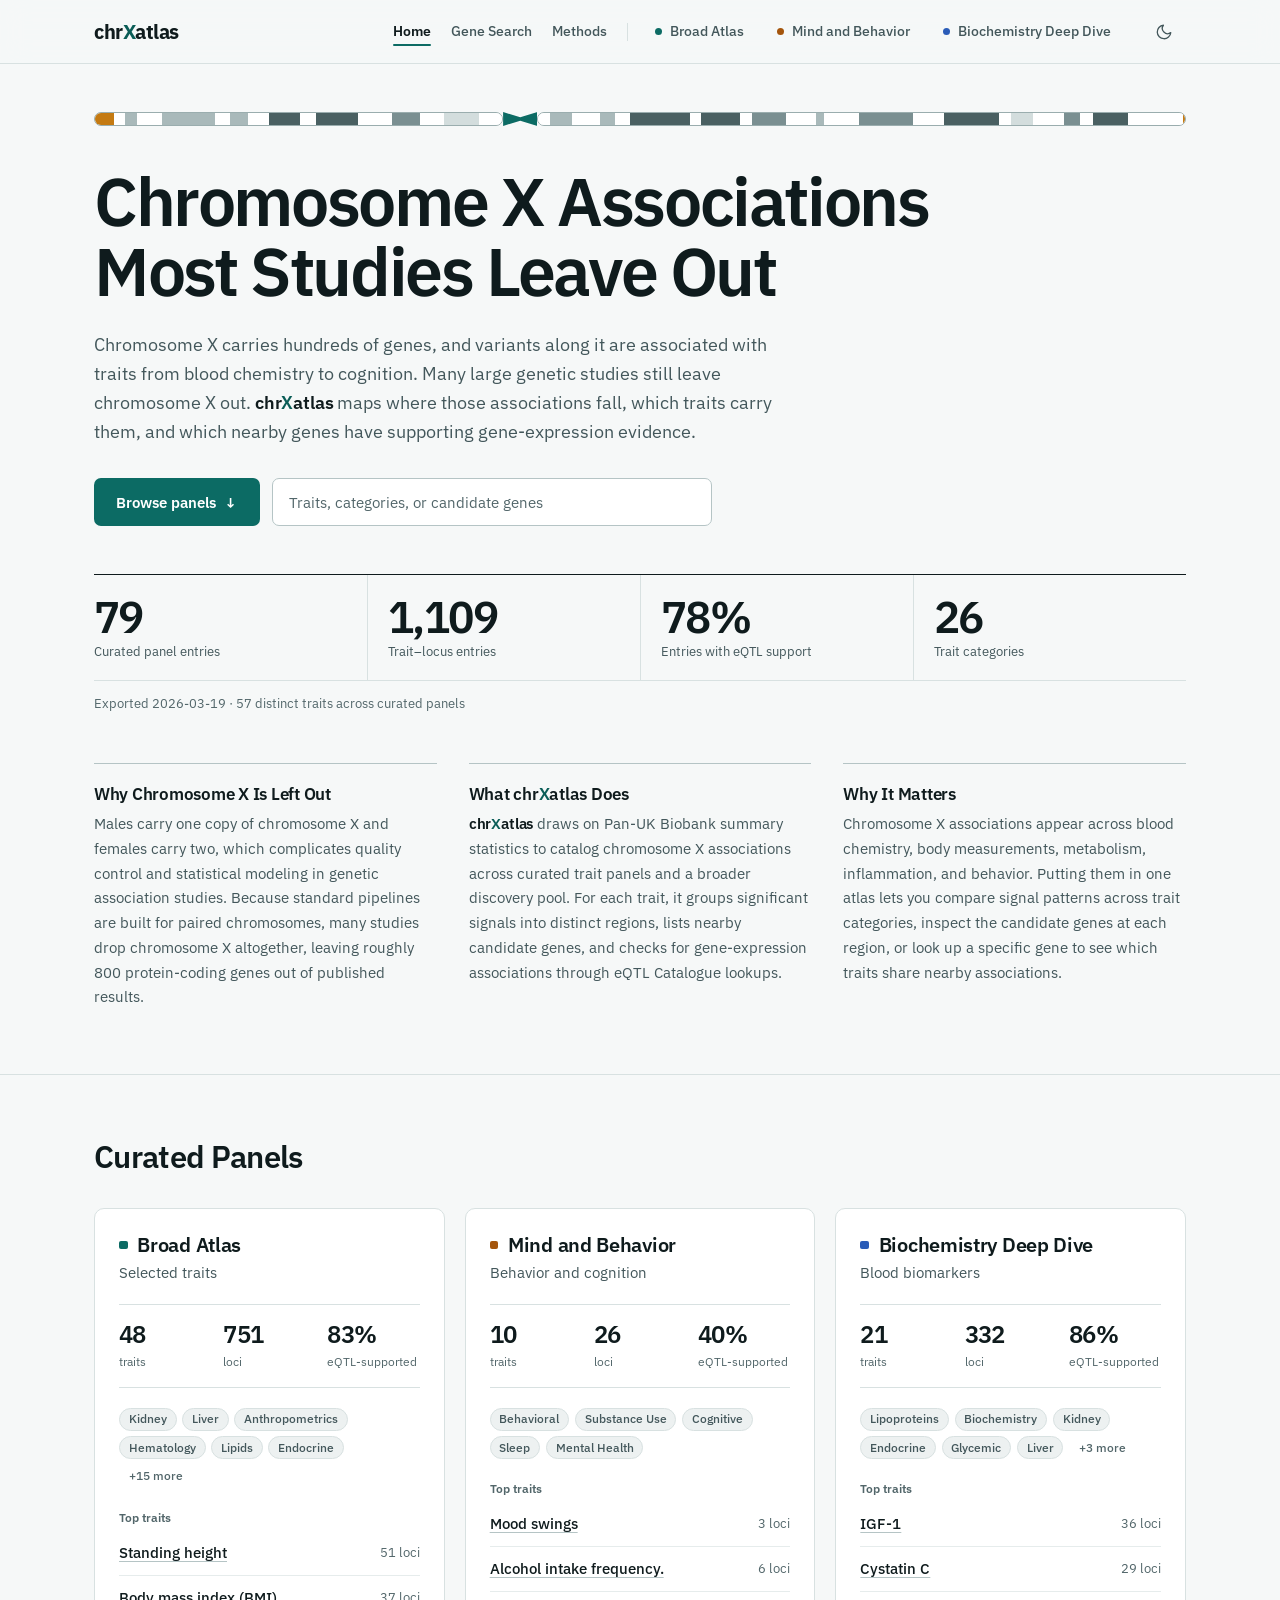
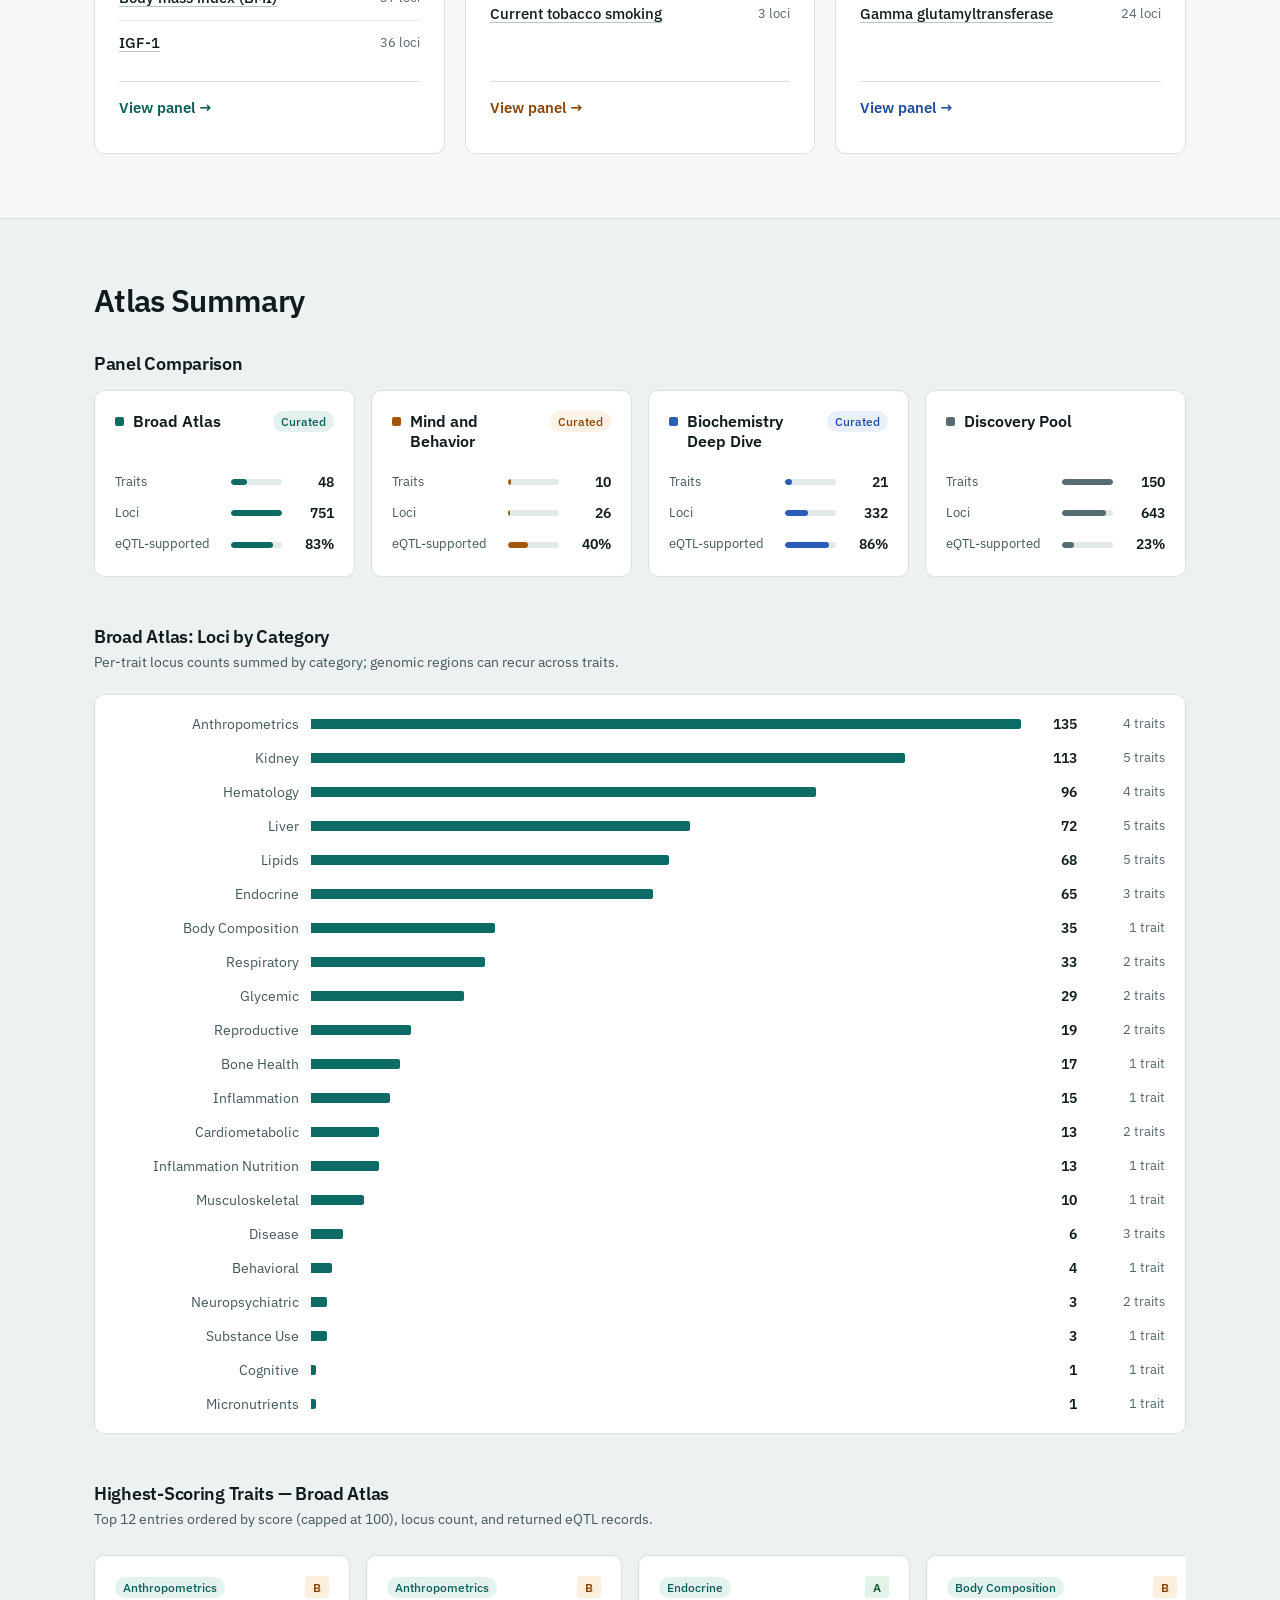
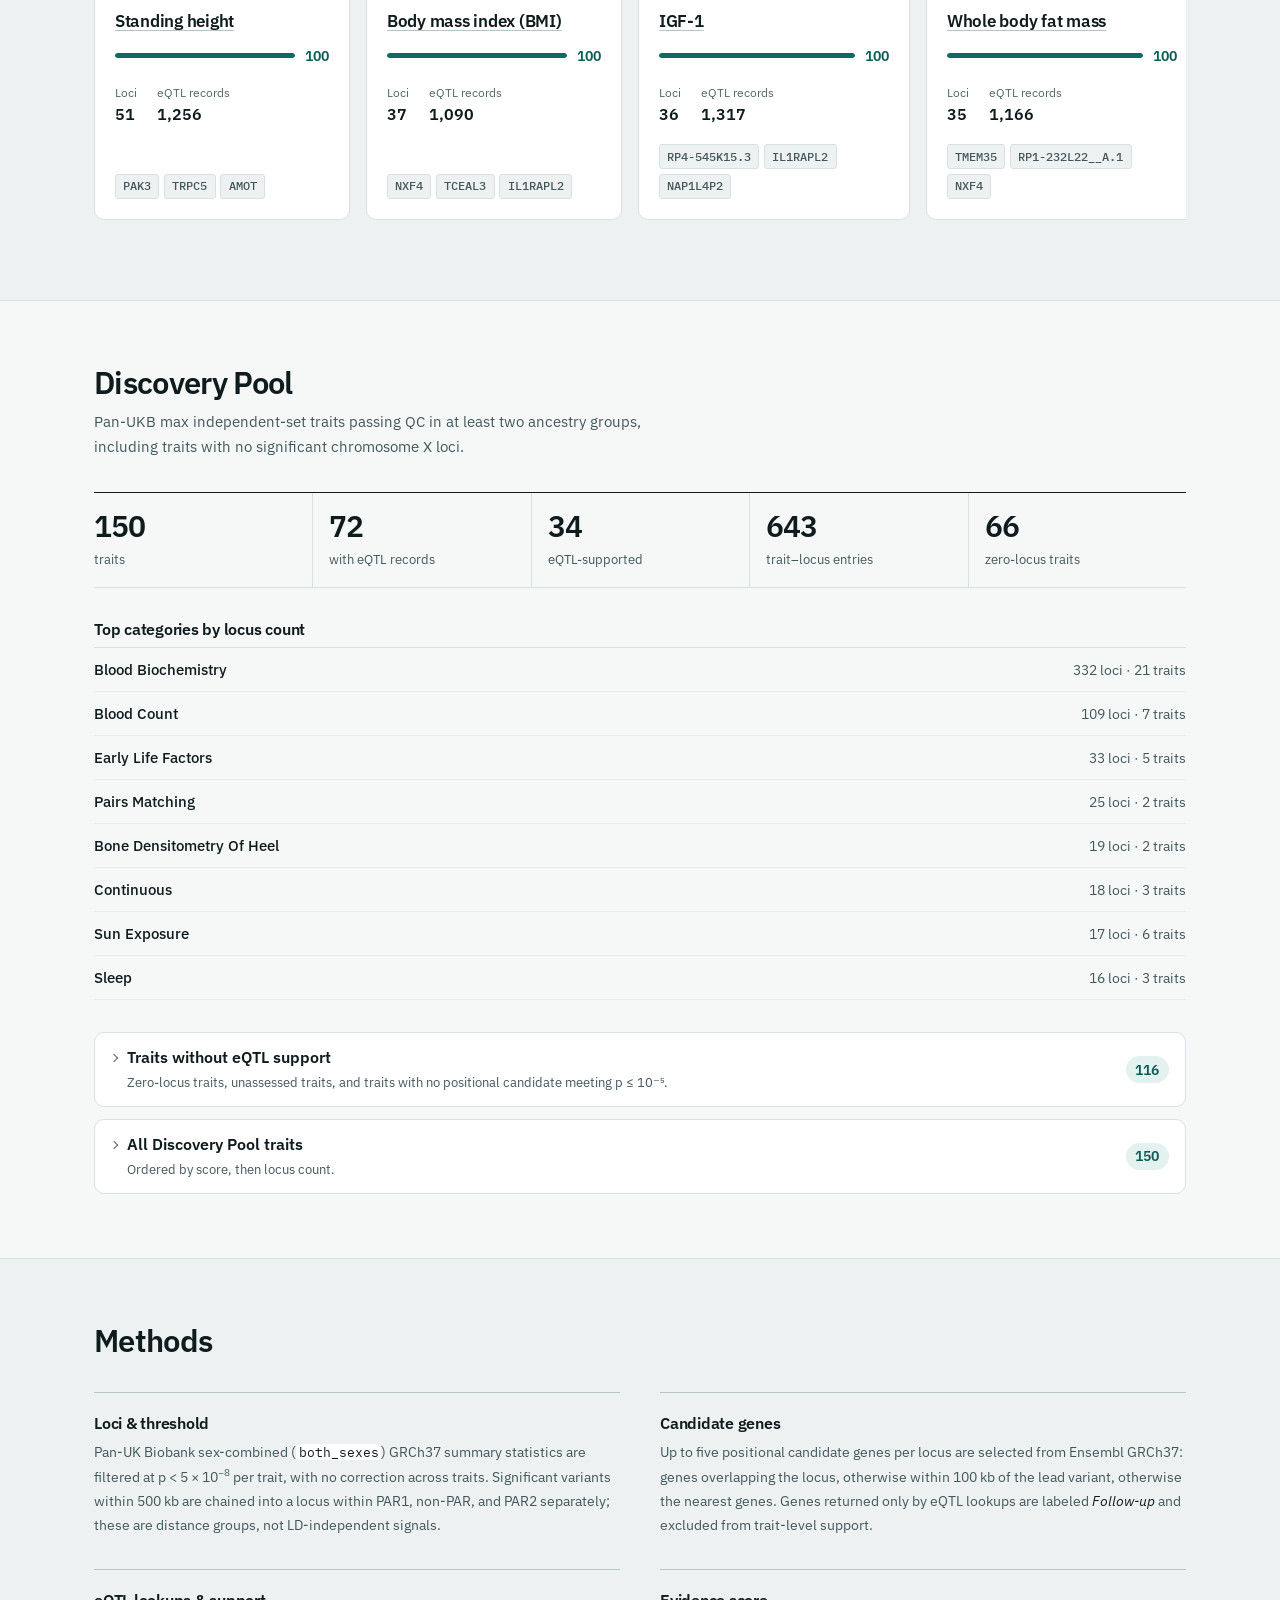
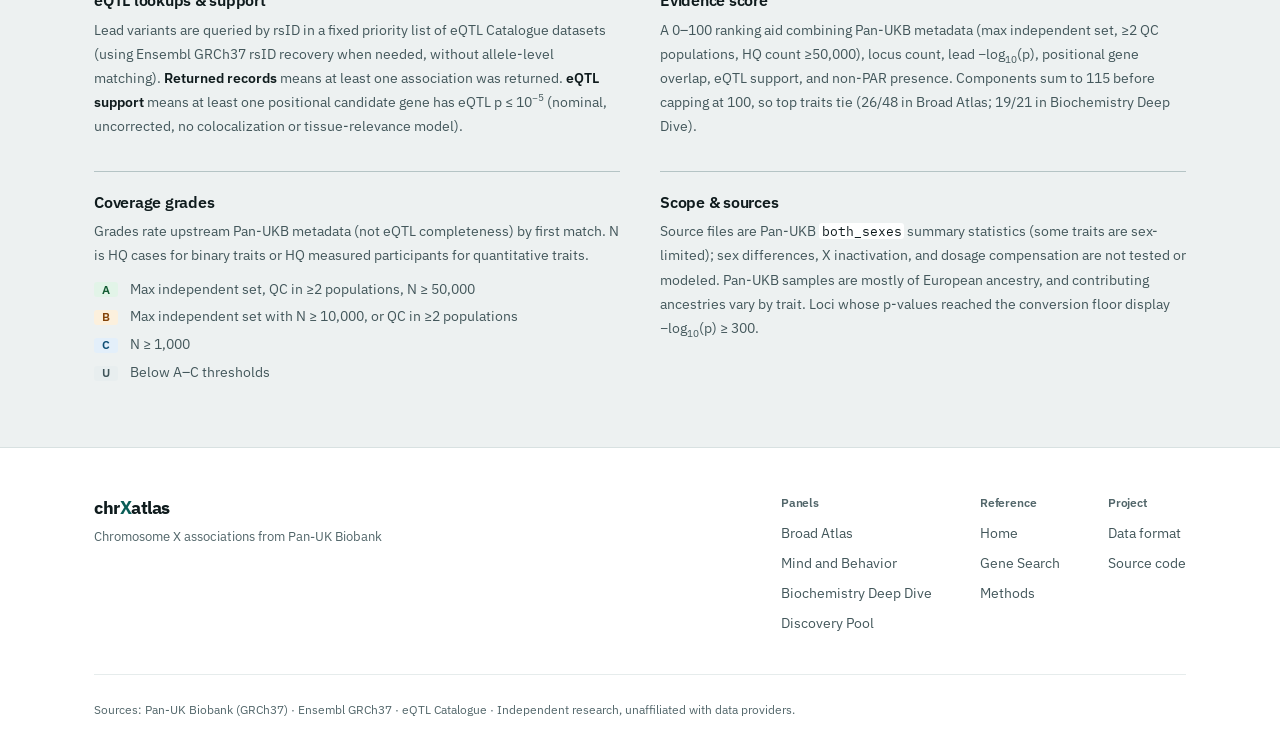
<file: site/index.html>
<!DOCTYPE html>
<html lang="en">
<head>
  <meta charset="UTF-8">
  <meta name="viewport" content="width=device-width, initial-scale=1.0">
  <meta name="color-scheme" content="light dark">
  <meta name="theme-color" content="#f7f9f9" media="(prefers-color-scheme: light)">
  <meta name="theme-color" content="#091012" media="(prefers-color-scheme: dark)">
  <meta name="description" content="chrXatlas summarizes chromosome X associations across UK Biobank traits from Pan-UKB summary statistics, with Ensembl GRCh37 candidate genes and eQTL Catalogue lookups.">
  <title>chrXatlas — Chromosome X Associations in Pan-UKB</title>
  <link rel="icon" type="image/png" href="favicon.png">
  <link rel="preconnect" href="https://fonts.googleapis.com">
  <link rel="preconnect" href="https://fonts.gstatic.com" crossorigin>
  <link href="https://fonts.googleapis.com/css2?family=IBM+Plex+Mono:wght@400;500;600&family=IBM+Plex+Sans:wght@400;500;600;700&display=swap" rel="stylesheet">
  <link rel="stylesheet" href="css/style.css">
  <script src="js/theme.js"></script>
</head>
<body>

  <header class="header" id="header">
    <div class="container header-inner">
      <a href="index.html" class="logo"><span class="wordmark">chr<span class="wordmark-x">X</span>atlas</span></a>
      <nav class="nav" id="nav" aria-label="Primary">
        <a href="index.html" aria-current="page" class="nav-link">Home</a>
        <a href="gene.html" class="nav-link">Gene Search</a>
        <a href="#methods" class="nav-link">Methods</a>
        <span class="nav-divider" aria-hidden="true"></span>
        <a href="panel.html?id=panel_expanded" class="nav-panel-btn" data-panel-accent="teal">Broad Atlas</a>
        <a href="panel.html?id=panel_mind_risk_core" class="nav-panel-btn" data-panel-accent="amber">Mind and Behavior</a>
        <a href="panel.html?id=panel_blood_biochemistry_core" class="nav-panel-btn" data-panel-accent="blue">Biochemistry Deep Dive</a>
      </nav>
      <div class="header-actions">
        <button id="theme-toggle" class="theme-toggle" onclick="toggleTheme()" aria-label="Toggle theme"></button>
        <button class="hamburger" id="hamburger" aria-controls="nav" aria-expanded="false" aria-label="Menu">
          <span></span><span></span><span></span>
        </button>
      </div>
    </div>
  </header>

  <main>

    <!-- Hero -->
    <section class="hero" id="hero">
      <div class="container hero-content">
        <div class="chrx-ideogram" aria-hidden="true">
          <span class="arm" style="flex-grow:581"><i class="par" style="flex-grow:27;--p:0.009" data-band="PAR1 · pseudoautosomal" data-range="0.0–2.7 Mb"></i><i class="g0" style="flex-grow:16;--p:0.023" data-band="Xp22.33" data-range="2.7–4.3 Mb"></i><i class="g2" style="flex-grow:17;--p:0.033" data-band="Xp22.32" data-range="4.3–6.0 Mb"></i><i class="g0" style="flex-grow:35;--p:0.050" data-band="Xp22.31" data-range="6.0–9.5 Mb"></i><i class="g2" style="flex-grow:76;--p:0.086" data-band="Xp22.2" data-range="9.5–17.1 Mb"></i><i class="g0" style="flex-grow:22;--p:0.117" data-band="Xp22.13" data-range="17.1–19.3 Mb"></i><i class="g2" style="flex-grow:26;--p:0.133" data-band="Xp22.12" data-range="19.3–21.9 Mb"></i><i class="g0" style="flex-grow:30;--p:0.151" data-band="Xp22.11" data-range="21.9–24.9 Mb"></i><i class="g4" style="flex-grow:44;--p:0.175" data-band="Xp21.3" data-range="24.9–29.3 Mb"></i><i class="g0" style="flex-grow:22;--p:0.196" data-band="Xp21.2" data-range="29.3–31.5 Mb"></i><i class="g4" style="flex-grow:61;--p:0.223" data-band="Xp21.1" data-range="31.5–37.6 Mb"></i><i class="g0" style="flex-grow:48;--p:0.258" data-band="Xp11.4" data-range="37.6–42.4 Mb"></i><i class="g3" style="flex-grow:40;--p:0.286" data-band="Xp11.3" data-range="42.4–46.4 Mb"></i><i class="g0" style="flex-grow:34;--p:0.310" data-band="Xp11.23" data-range="46.4–49.8 Mb"></i><i class="g1" style="flex-grow:50;--p:0.337" data-band="Xp11.22" data-range="49.8–54.8 Mb"></i><i class="g0" style="flex-grow:33;--p:0.364" data-band="Xp11.21" data-range="54.8–58.1 Mb"></i></span>
          <i class="cen" style="flex-grow:49;--p:0.390" data-band="Centromere" data-range="58.1–63.0 Mb"></i>
          <span class="arm" style="flex-grow:922.71"><i class="g0" style="flex-grow:16;--p:0.411" data-band="Xq11.2" data-range="63.0–64.6 Mb"></i><i class="g2" style="flex-grow:32;--p:0.426" data-band="Xq12" data-range="64.6–67.8 Mb"></i><i class="g0" style="flex-grow:40;--p:0.450" data-band="Xq13.1" data-range="67.8–71.8 Mb"></i><i class="g2" style="flex-grow:21;--p:0.469" data-band="Xq13.2" data-range="71.8–73.9 Mb"></i><i class="g0" style="flex-grow:21;--p:0.483" data-band="Xq13.3" data-range="73.9–76.0 Mb"></i><i class="g4" style="flex-grow:86;--p:0.517" data-band="Xq21.1" data-range="76.0–84.6 Mb"></i><i class="g0" style="flex-grow:16;--p:0.550" data-band="Xq21.2" data-range="84.6–86.2 Mb"></i><i class="g4" style="flex-grow:56;--p:0.573" data-band="Xq21.31" data-range="86.2–91.8 Mb"></i><i class="g0" style="flex-grow:17;--p:0.597" data-band="Xq21.32" data-range="91.8–93.5 Mb"></i><i class="g3" style="flex-grow:48;--p:0.618" data-band="Xq21.33" data-range="93.5–98.3 Mb"></i><i class="g0" style="flex-grow:43;--p:0.647" data-band="Xq22.1" data-range="98.3–102.6 Mb"></i><i class="g2" style="flex-grow:11;--p:0.664" data-band="Xq22.2" data-range="102.6–103.7 Mb"></i><i class="g0" style="flex-grow:50;--p:0.684" data-band="Xq22.3" data-range="103.7–108.7 Mb"></i><i class="g3" style="flex-grow:78;--p:0.725" data-band="Xq23" data-range="108.7–116.5 Mb"></i><i class="g0" style="flex-grow:44;--p:0.764" data-band="Xq24" data-range="116.5–120.9 Mb"></i><i class="g4" style="flex-grow:78;--p:0.804" data-band="Xq25" data-range="120.9–128.7 Mb"></i><i class="g0" style="flex-grow:17;--p:0.834" data-band="Xq26.1" data-range="128.7–130.4 Mb"></i><i class="g1" style="flex-grow:32;--p:0.850" data-band="Xq26.2" data-range="130.4–133.6 Mb"></i><i class="g0" style="flex-grow:44;--p:0.875" data-band="Xq26.3" data-range="133.6–138.0 Mb"></i><i class="g3" style="flex-grow:23;--p:0.896" data-band="Xq27.1" data-range="138.0–140.3 Mb"></i><i class="g0" style="flex-grow:18;--p:0.909" data-band="Xq27.2" data-range="140.3–142.1 Mb"></i><i class="g4" style="flex-grow:50;--p:0.931" data-band="Xq27.3" data-range="142.1–147.1 Mb"></i><i class="g0" style="flex-grow:78.31;--p:0.973" data-band="Xq28" data-range="147.1–154.9 Mb"></i><i class="par" style="flex-grow:3.4;--p:0.999" data-band="PAR2 · pseudoautosomal" data-range="154.9–155.3 Mb"></i></span>
          <span class="ideo-tip"></span>
        </div>
        <h1 class="hero-title">Chromosome X Associations<br>Most Studies Leave Out</h1>
        <p class="hero-subtitle">Chromosome X carries hundreds of genes, and variants along it are associated with traits from blood chemistry to cognition. Many large genetic studies still leave chromosome X out. <span class="wordmark">chr<span class="wordmark-x">X</span>atlas</span> maps where those associations fall, which traits carry them, and which nearby genes have supporting gene-expression evidence.</p>
        <div class="hero-actions">
          <a href="#panels" class="hero-cta">Browse panels <span class="cta-arrow" aria-hidden="true">&darr;</span></a>
          <div class="search-container" id="search">
            <label class="sr-only" for="search-input">Search traits</label>
            <input type="text" class="search-input" id="search-input" placeholder="Traits, categories, or candidate genes" autocomplete="off">
            <div class="search-results" id="search-results"></div>
          </div>
        </div>
      </div>
    </section>

    <!-- Proof: Metrics -->
    <section class="proof" id="proof">
      <div class="container">
        <div class="metrics-grid">
          <a class="metric-card animate-on-scroll" href="#panels">
            <div class="metric-value" id="metric-traits" data-count-to="0">&mdash;</div>
            <div class="metric-label">Curated panel entries</div>
          </a>
          <a class="metric-card animate-on-scroll" href="#results">
            <div class="metric-value" id="metric-loci" data-count-to="0">&mdash;</div>
            <div class="metric-label">Trait&ndash;locus entries</div>
          </a>
          <a class="metric-card animate-on-scroll" href="#methods">
            <div class="metric-value" id="metric-support" data-count-to="0">&mdash;</div>
            <div class="metric-label">Entries with eQTL support</div>
          </a>
          <a class="metric-card animate-on-scroll" href="#domain-composition">
            <div class="metric-value" id="metric-domains" data-count-to="0">&mdash;</div>
            <div class="metric-label">Trait categories</div>
          </a>
        </div>
        <p class="proof-note" id="metric-build-note">Snapshot: &mdash;</p>
      </div>
    </section>

    <!-- Overview -->
    <section class="why-section" id="why" aria-labelledby="why-heading">
      <div class="container">
        <h2 class="sr-only" id="why-heading">Overview</h2>
        <div class="why-grid">
          <div class="why-card">
            <h3>Why Chromosome X Is Left Out</h3>
            <p>Males carry one copy of chromosome X and females carry two, which complicates quality control and statistical modeling in genetic association studies. Because standard pipelines are built for paired chromosomes, many studies drop chromosome X altogether, leaving roughly 800 protein-coding genes out of published results.</p>
          </div>
          <div class="why-card">
            <h3>What <span class="wordmark">chr<span class="wordmark-x">X</span>atlas</span> Does</h3>
            <p><span class="wordmark">chr<span class="wordmark-x">X</span>atlas</span> draws on Pan-UK Biobank summary statistics to catalog chromosome X associations across curated trait panels and a broader discovery pool. For each trait, it groups significant signals into distinct regions, lists nearby candidate genes, and checks for gene-expression associations through eQTL Catalogue lookups.</p>
          </div>
          <div class="why-card">
            <h3>Why It Matters</h3>
            <p>Chromosome X associations appear across blood chemistry, body measurements, metabolism, inflammation, and behavior. Putting them in one atlas lets you compare signal patterns across trait categories, inspect the candidate genes at each region, or look up a specific gene to see which traits share nearby associations.</p>
          </div>
        </div>
      </div>
    </section>

    <!-- Curated Panels -->
    <section class="panels-section" id="panels">
      <div class="container">
        <div class="section-header">
          <h2>Curated Panels</h2>
        </div>
        <div class="panels-grid" id="panels-grid"></div>
      </div>
    </section>

    <!-- Results -->
    <section class="results-section" id="results">
      <div class="container">
        <div class="section-header">
          <h2>Atlas Summary</h2>
        </div>

        <div class="panel-comparison animate-on-scroll" id="panel-comparison">
          <h3>Panel Comparison</h3>
          <div class="comparison-grid" id="comparison-grid"></div>
        </div>

        <div class="domain-composition animate-on-scroll" id="domain-composition">
          <h3>Broad Atlas: Loci by Category</h3>
          <p class="domain-subtitle">Per-trait locus counts summed by category; genomic regions can recur across traits.</p>
          <div class="domain-bars" id="domain-bars"></div>
        </div>

        <div class="top-traits animate-on-scroll" id="top-traits-section">
          <h3>Highest-Scoring Traits &mdash; Broad Atlas</h3>
          <p class="traits-subtitle">Top 12 entries ordered by score (capped at 100), locus count, and returned eQTL records.</p>
          <div class="traits-rail" tabindex="0" role="region" aria-label="Highest-scoring traits" id="traits-rail"></div>
        </div>
      </div>
    </section>

    <!-- Discovery Pool -->
    <section class="discovery-section" id="discovery">
      <div class="container">
        <div class="section-header">
          <h2>Discovery Pool</h2>
          <p class="section-subtitle">Pan-UKB max independent-set traits passing QC in at least two ancestry groups, including traits with no significant chromosome X loci.</p>
        </div>
        <div class="discovery-card animate-on-scroll" id="discovery-card"></div>
      </div>
    </section>

    <!-- Methods -->
    <section class="methods-section" id="methods">
      <div class="container">
        <div class="section-header">
          <h2>Methods</h2>
        </div>
        <div class="methods-grid">
          <div class="method-card animate-on-scroll">
            <h3>Loci &amp; threshold</h3>
            <p>Pan-UK Biobank sex-combined (<code>both_sexes</code>) GRCh37 summary statistics are filtered at p &lt; 5 &times; 10<sup>&minus;8</sup> per trait, with no correction across traits. Significant variants within 500 kb are chained into a locus within PAR1, non-PAR, and PAR2 separately; these are distance groups, not LD-independent signals.</p>
          </div>
          <div class="method-card animate-on-scroll">
            <h3>Candidate genes</h3>
            <p>Up to five positional candidate genes per locus are selected from Ensembl GRCh37: genes overlapping the locus, otherwise within 100 kb of the lead variant, otherwise the nearest genes. Genes returned only by eQTL lookups are labeled <em>Follow-up</em> and excluded from trait-level support.</p>
          </div>
          <div class="method-card animate-on-scroll">
            <h3>eQTL lookups &amp; support</h3>
            <p>Lead variants are queried by rsID in a fixed priority list of eQTL Catalogue datasets (using Ensembl GRCh37 rsID recovery when needed, without allele-level matching). <strong>Returned records</strong> means at least one association was returned. <strong>eQTL support</strong> means at least one positional candidate gene has eQTL p &le; 10<sup>&minus;5</sup> (nominal, uncorrected, no colocalization or tissue-relevance model).</p>
          </div>
          <div class="method-card animate-on-scroll">
            <h3>Evidence score</h3>
            <p>A 0&ndash;100 ranking aid combining Pan-UKB metadata (max independent set, &ge;2 QC populations, HQ count &ge;50,000), locus count, lead &minus;log<sub>10</sub>(p), positional gene overlap, eQTL support, and non-PAR presence. Components sum to 115 before capping at 100, so top traits tie (26/48 in Broad Atlas; 19/21 in Biochemistry Deep Dive).</p>
          </div>
          <div class="method-card animate-on-scroll">
            <h3>Coverage grades</h3>
            <p>Grades rate upstream Pan-UKB metadata (not eQTL completeness) by first match. N is HQ cases for binary traits or HQ measured participants for quantitative traits.</p>
            <dl class="grade-rules">
              <dt><span class="trait-grade grade-a">A</span></dt>
              <dd>Max independent set, QC in &ge;2 populations, N &ge; 50,000</dd>
              <dt><span class="trait-grade grade-b">B</span></dt>
              <dd>Max independent set with N &ge; 10,000, or QC in &ge;2 populations</dd>
              <dt><span class="trait-grade grade-c">C</span></dt>
              <dd>N &ge; 1,000</dd>
              <dt><span class="trait-grade grade-u">U</span></dt>
              <dd>Below A&ndash;C thresholds</dd>
            </dl>
          </div>
          <div class="method-card animate-on-scroll">
            <h3>Scope &amp; sources</h3>
            <p>Source files are Pan-UKB <code>both_sexes</code> summary statistics (some traits are sex-limited); sex differences, X inactivation, and dosage compensation are not tested or modeled. Pan-UKB samples are mostly of European ancestry, and contributing ancestries vary by trait. Loci whose p-values reached the conversion floor display &minus;log<sub>10</sub>(p) &ge; 300.</p>
          </div>
        </div>
      </div>
    </section>

  </main>

  <footer class="footer">
    <div class="container footer-inner">
      <div class="footer-brand">
        <span class="logo"><span class="wordmark">chr<span class="wordmark-x">X</span>atlas</span></span>
        <p class="footer-tagline">Chromosome X associations from Pan-UK Biobank</p>
      </div>
      <div class="footer-nav">
        <div class="footer-col">
          <h4>Panels</h4>
          <a href="panel.html?id=panel_expanded">Broad Atlas</a>
          <a href="panel.html?id=panel_mind_risk_core">Mind and Behavior</a>
          <a href="panel.html?id=panel_blood_biochemistry_core">Biochemistry Deep Dive</a>
          <a href="index.html#discovery">Discovery Pool</a>
        </div>
        <div class="footer-col">
          <h4>Reference</h4>
          <a href="index.html">Home</a>
          <a href="gene.html">Gene Search</a>
          <a href="index.html#methods">Methods</a>
        </div>
        <div class="footer-col">
          <h4>Project</h4>
          <a href="https://github.com/smkwray/xchratlas/blob/main/docs/FRONTEND_DATA_CONTRACT.md">Data format</a>
          <a href="https://github.com/smkwray/xchratlas">Source code</a>
        </div>
      </div>
      <div class="footer-bottom">
        <p>Sources: Pan-UK Biobank (GRCh37) &middot; Ensembl GRCh37 &middot; eQTL Catalogue &middot; Independent research, unaffiliated with data providers.</p>
      </div>
    </div>
  </footer>

  <script src="js/listing.js"></script>
  <script src="js/app.js"></script>
</body>
</html>
</file>
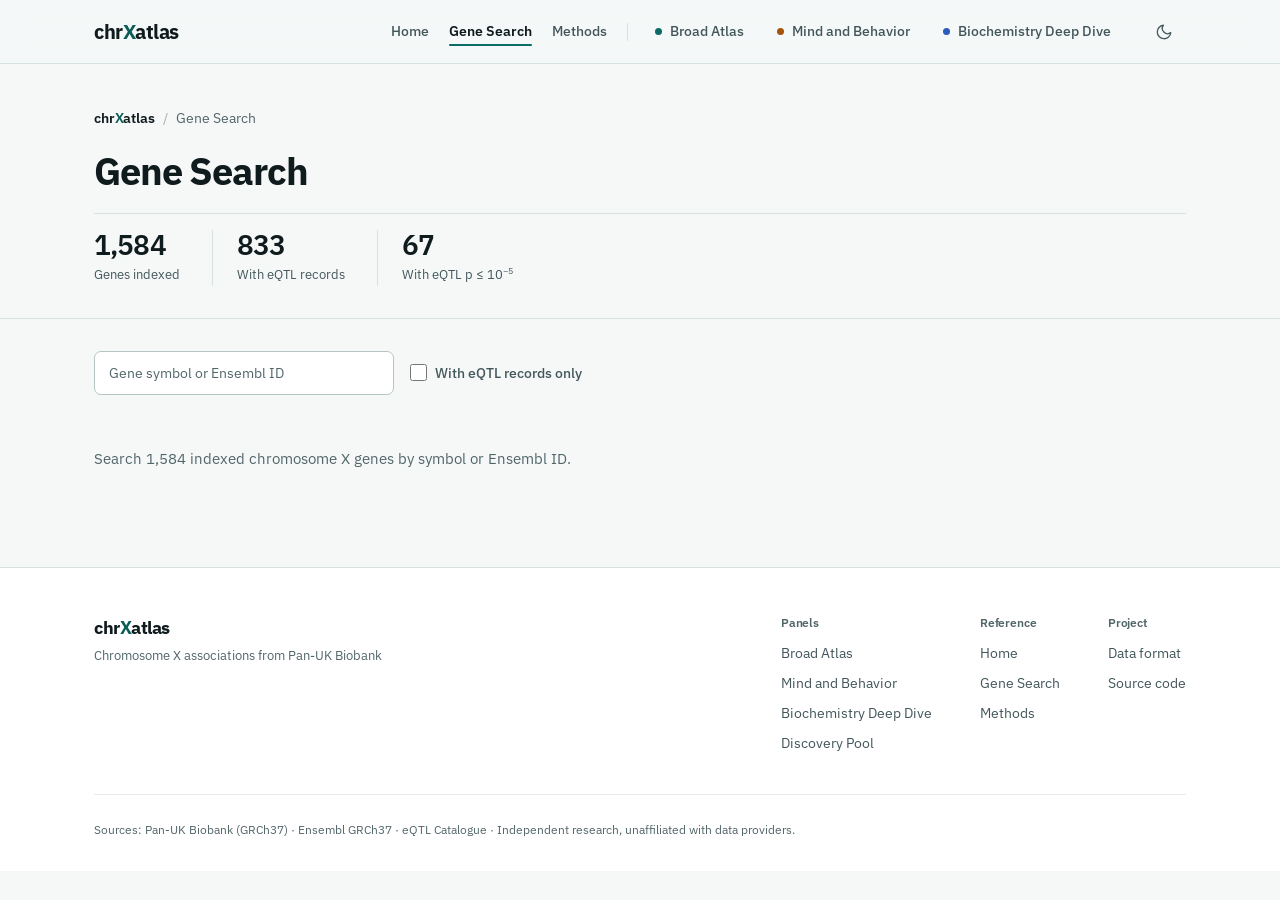
<file: site/gene.html>
<!DOCTYPE html>
<html lang="en">
<head>
  <meta charset="UTF-8">
  <meta name="viewport" content="width=device-width, initial-scale=1.0">
  <meta name="color-scheme" content="light dark">
  <meta name="theme-color" content="#f7f9f9" media="(prefers-color-scheme: light)">
  <meta name="theme-color" content="#091012" media="(prefers-color-scheme: dark)">
  <meta name="description" content="Search chromosome X genes listed in chrXatlas by symbol or Ensembl ID to view associated traits, loci, and eQTL lookups.">
  <title>Gene Search — chrXatlas</title>
  <link rel="icon" type="image/png" href="favicon.png">
  <link rel="preconnect" href="https://fonts.googleapis.com">
  <link rel="preconnect" href="https://fonts.gstatic.com" crossorigin>
  <link href="https://fonts.googleapis.com/css2?family=IBM+Plex+Mono:wght@400;500;600&family=IBM+Plex+Sans:wght@400;500;600;700&display=swap" rel="stylesheet">
  <link rel="stylesheet" href="css/style.css">
  <script src="js/theme.js"></script>
</head>
<body>

  <header class="header" id="header">
    <div class="container header-inner">
      <a href="index.html" class="logo"><span class="wordmark">chr<span class="wordmark-x">X</span>atlas</span></a>
      <nav class="nav" id="nav" aria-label="Primary">
        <a href="index.html" class="nav-link">Home</a>
        <a href="gene.html" aria-current="page" class="nav-link">Gene Search</a>
        <a href="index.html#methods" class="nav-link">Methods</a>
        <span class="nav-divider" aria-hidden="true"></span>
        <a href="panel.html?id=panel_expanded" class="nav-panel-btn" data-panel-accent="teal">Broad Atlas</a>
        <a href="panel.html?id=panel_mind_risk_core" class="nav-panel-btn" data-panel-accent="amber">Mind and Behavior</a>
        <a href="panel.html?id=panel_blood_biochemistry_core" class="nav-panel-btn" data-panel-accent="blue">Biochemistry Deep Dive</a>
      </nav>
      <div class="header-actions">
        <button id="theme-toggle" class="theme-toggle" onclick="toggleTheme()" aria-label="Toggle theme"></button>
        <button class="hamburger" id="hamburger" aria-controls="nav" aria-expanded="false" aria-label="Menu">
          <span></span><span></span><span></span>
        </button>
      </div>
    </div>
  </header>

  <main>
    <section class="page-hero">
      <div class="container">
        <div class="breadcrumb">
          <a href="index.html"><span class="wordmark">chr<span class="wordmark-x">X</span>atlas</span></a>
          <span class="breadcrumb-sep">/</span>
          <span>Gene Search</span>
        </div>
        <h1 class="page-hero-title">Gene Search</h1>
        <div class="page-hero-metrics">
          <div class="page-metric">
            <span class="page-metric-value" id="gm-total">&mdash;</span>
            <span class="page-metric-label">Genes indexed</span>
          </div>
          <div class="page-metric">
            <span class="page-metric-value" id="gm-eqtl">&mdash;</span>
            <span class="page-metric-label">With eQTL records</span>
          </div>
          <div class="page-metric">
            <span class="page-metric-value" id="gm-supported">&mdash;</span>
            <span class="page-metric-label">With eQTL p &le; 10<sup>&minus;5</sup></span>
          </div>
        </div>
      </div>
    </section>

    <section class="gene-search-section">
      <div class="container">
        <div class="filter-bar">
          <label class="sr-only" for="gene-search">Search genes</label>
          <input type="text" class="search-input gene-search-input" id="gene-search" placeholder="Gene symbol or Ensembl ID" autocomplete="off">
          <label class="filter-toggle">
            <input type="checkbox" id="eqtl-only-toggle"> With eQTL records only
          </label>
          <span class="result-count" id="gene-result-count" role="status"></span>
        </div>
        <div id="gene-results"><p class="gene-empty" role="status">Loading gene index&hellip;</p></div>
      </div>
    </section>
  </main>

  <footer class="footer">
    <div class="container footer-inner">
      <div class="footer-brand">
        <span class="logo"><span class="wordmark">chr<span class="wordmark-x">X</span>atlas</span></span>
        <p class="footer-tagline">Chromosome X associations from Pan-UK Biobank</p>
      </div>
      <div class="footer-nav">
        <div class="footer-col">
          <h4>Panels</h4>
          <a href="panel.html?id=panel_expanded">Broad Atlas</a>
          <a href="panel.html?id=panel_mind_risk_core">Mind and Behavior</a>
          <a href="panel.html?id=panel_blood_biochemistry_core">Biochemistry Deep Dive</a>
          <a href="index.html#discovery">Discovery Pool</a>
        </div>
        <div class="footer-col">
          <h4>Reference</h4>
          <a href="index.html">Home</a>
          <a href="gene.html">Gene Search</a>
          <a href="index.html#methods">Methods</a>
        </div>
        <div class="footer-col">
          <h4>Project</h4>
          <a href="https://github.com/smkwray/xchratlas/blob/main/docs/FRONTEND_DATA_CONTRACT.md">Data format</a>
          <a href="https://github.com/smkwray/xchratlas">Source code</a>
        </div>
      </div>
      <div class="footer-bottom">
        <p>Sources: Pan-UK Biobank (GRCh37) &middot; Ensembl GRCh37 &middot; eQTL Catalogue &middot; Independent research, unaffiliated with data providers.</p>
      </div>
    </div>
  </footer>

  <script src="js/gene.js"></script>
</body>
</html>
</file>
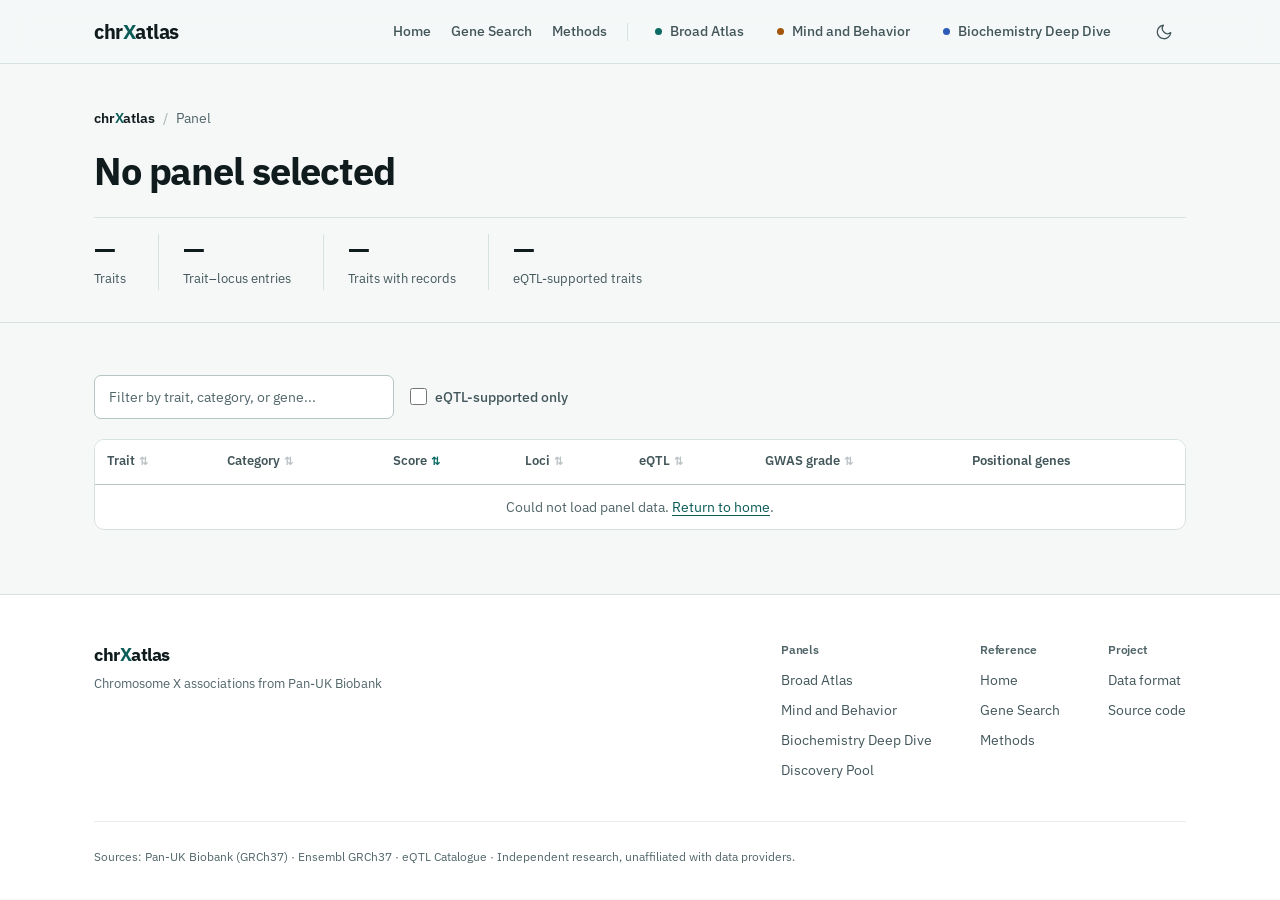
<file: site/panel.html>
<!DOCTYPE html>
<html lang="en">
<head>
  <meta charset="UTF-8">
  <meta name="viewport" content="width=device-width, initial-scale=1.0">
  <meta name="color-scheme" content="light dark">
  <meta name="theme-color" content="#f7f9f9" media="(prefers-color-scheme: light)">
  <meta name="theme-color" content="#091012" media="(prefers-color-scheme: dark)">
  <meta name="description" content="Ranked traits, chromosome X loci, candidate genes, and eQTL status for a chrXatlas panel.">
  <title>Panel — chrXatlas</title>
  <link rel="icon" type="image/png" href="favicon.png">
  <link rel="preconnect" href="https://fonts.googleapis.com">
  <link rel="preconnect" href="https://fonts.gstatic.com" crossorigin>
  <link href="https://fonts.googleapis.com/css2?family=IBM+Plex+Mono:wght@400;500;600&family=IBM+Plex+Sans:wght@400;500;600;700&display=swap" rel="stylesheet">
  <link rel="stylesheet" href="css/style.css">
  <script src="js/theme.js"></script>
</head>
<body>

  <header class="header" id="header">
    <div class="container header-inner">
      <a href="index.html" class="logo"><span class="wordmark">chr<span class="wordmark-x">X</span>atlas</span></a>
      <nav class="nav" id="nav" aria-label="Primary">
        <a href="index.html" class="nav-link">Home</a>
        <a href="gene.html" class="nav-link">Gene Search</a>
        <a href="index.html#methods" class="nav-link">Methods</a>
        <span class="nav-divider" aria-hidden="true"></span>
        <a href="panel.html?id=panel_expanded" class="nav-panel-btn" data-panel-accent="teal">Broad Atlas</a>
        <a href="panel.html?id=panel_mind_risk_core" class="nav-panel-btn" data-panel-accent="amber">Mind and Behavior</a>
        <a href="panel.html?id=panel_blood_biochemistry_core" class="nav-panel-btn" data-panel-accent="blue">Biochemistry Deep Dive</a>
      </nav>
      <div class="header-actions">
        <button id="theme-toggle" class="theme-toggle" onclick="toggleTheme()" aria-label="Toggle theme"></button>
        <button class="hamburger" id="hamburger" aria-controls="nav" aria-expanded="false" aria-label="Menu">
          <span></span><span></span><span></span>
        </button>
      </div>
    </div>
  </header>

  <main>
    <section class="page-hero">
      <div class="container">
        <div class="breadcrumb">
          <a href="index.html"><span class="wordmark">chr<span class="wordmark-x">X</span>atlas</span></a>
          <span class="breadcrumb-sep">/</span>
          <span id="panel-breadcrumb-name">Panel</span>
        </div>
        <h1 class="page-hero-title" id="panel-title">Loading&hellip;</h1>
        <p class="page-hero-desc" id="panel-desc"></p>
        <div class="page-hero-metrics">
          <div class="page-metric">
            <span class="page-metric-value" id="ph-traits">&mdash;</span>
            <span class="page-metric-label">Traits</span>
          </div>
          <div class="page-metric">
            <span class="page-metric-value" id="ph-loci">&mdash;</span>
            <span class="page-metric-label">Trait&ndash;locus entries</span>
          </div>
          <div class="page-metric">
            <span class="page-metric-value" id="ph-lookup">&mdash;</span>
            <span class="page-metric-label">Traits with records</span>
          </div>
          <div class="page-metric">
            <span class="page-metric-value" id="ph-supported">&mdash;</span>
            <span class="page-metric-label">eQTL-supported traits</span>
          </div>
        </div>
      </div>
    </section>

    <section class="panel-content">
      <div class="container">
        <div class="domain-filters" id="domain-filters"></div>
        <div class="filter-bar">
          <label class="sr-only" for="table-search">Filter this panel</label>
          <input type="text" class="search-input" id="table-search" placeholder="Filter by trait, category, or gene..." autocomplete="off">
          <div id="selected-categories" class="domain-filters" aria-label="Selected categories" role="group" hidden></div>
          <label class="filter-toggle">
            <input type="checkbox" id="eqtl-toggle"> eQTL-supported only
          </label>
          <span class="result-count" id="result-count" role="status"></span>
        </div>
        <label class="mobile-sort">Sort by <select id="trait-sort"></select></label>
        <div class="data-table-wrap" tabindex="0" role="region" aria-label="Panel traits">
          <table class="data-table stack-table" id="traits-table">
            <thead>
              <tr>
                <th data-sort="description"><button type="button">Trait <span class="sort-icon" aria-hidden="true">&udarr;</span></button></th>
                <th data-sort="domain"><button type="button">Category <span class="sort-icon" aria-hidden="true">&udarr;</span></button></th>
                <th data-sort="x_evidence_score" class="sort-desc" aria-sort="descending"><button type="button">Score <span class="sort-icon" aria-hidden="true">&udarr;</span></button></th>
                <th data-sort="n_loci"><button type="button">Loci <span class="sort-icon" aria-hidden="true">&udarr;</span></button></th>
                <th data-sort="eqtl_status"><button type="button">eQTL <span class="sort-icon" aria-hidden="true">&udarr;</span></button></th>
                <th data-sort="coverage_grade"><button type="button">GWAS grade <span class="sort-icon" aria-hidden="true">&udarr;</span></button></th>
                <th>Positional genes</th>
              </tr>
            </thead>
            <tbody id="traits-tbody">
              <tr><td colspan="7" class="table-empty">Loading traits&hellip;</td></tr>
            </tbody>
          </table>
        </div>
      </div>
    </section>
  </main>

  <footer class="footer">
    <div class="container footer-inner">
      <div class="footer-brand">
        <span class="logo"><span class="wordmark">chr<span class="wordmark-x">X</span>atlas</span></span>
        <p class="footer-tagline">Chromosome X associations from Pan-UK Biobank</p>
      </div>
      <div class="footer-nav">
        <div class="footer-col">
          <h4>Panels</h4>
          <a href="panel.html?id=panel_expanded">Broad Atlas</a>
          <a href="panel.html?id=panel_mind_risk_core">Mind and Behavior</a>
          <a href="panel.html?id=panel_blood_biochemistry_core">Biochemistry Deep Dive</a>
          <a href="index.html#discovery">Discovery Pool</a>
        </div>
        <div class="footer-col">
          <h4>Reference</h4>
          <a href="index.html">Home</a>
          <a href="gene.html">Gene Search</a>
          <a href="index.html#methods">Methods</a>
        </div>
        <div class="footer-col">
          <h4>Project</h4>
          <a href="https://github.com/smkwray/xchratlas/blob/main/docs/FRONTEND_DATA_CONTRACT.md">Data format</a>
          <a href="https://github.com/smkwray/xchratlas">Source code</a>
        </div>
      </div>
      <div class="footer-bottom">
        <p>Sources: Pan-UK Biobank (GRCh37) &middot; Ensembl GRCh37 &middot; eQTL Catalogue &middot; Independent research, unaffiliated with data providers.</p>
      </div>
    </div>
  </footer>

  <script src="js/listing.js"></script>
  <script src="js/panel.js"></script>
</body>
</html>
</file>
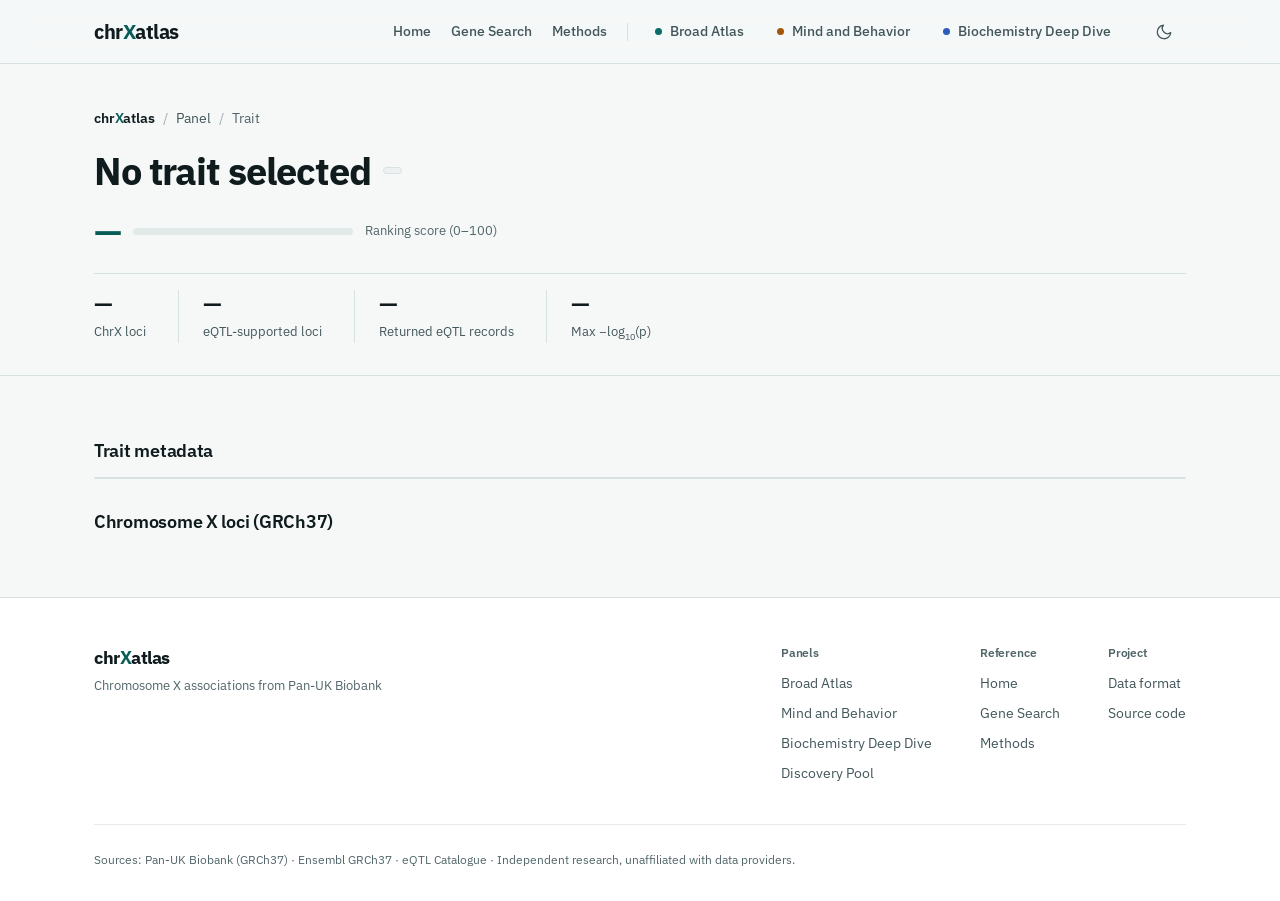
<file: site/trait.html>
<!DOCTYPE html>
<html lang="en">
<head>
  <meta charset="UTF-8">
  <meta name="viewport" content="width=device-width, initial-scale=1.0">
  <meta name="color-scheme" content="light dark">
  <meta name="theme-color" content="#f7f9f9" media="(prefers-color-scheme: light)">
  <meta name="theme-color" content="#091012" media="(prefers-color-scheme: dark)">
  <meta name="description" content="Chromosome X loci, candidate genes, and eQTL lookup results for a trait in chrXatlas.">
  <title>Trait — chrXatlas</title>
  <link rel="icon" type="image/png" href="favicon.png">
  <link rel="preconnect" href="https://fonts.googleapis.com">
  <link rel="preconnect" href="https://fonts.gstatic.com" crossorigin>
  <link href="https://fonts.googleapis.com/css2?family=IBM+Plex+Mono:wght@400;500;600&family=IBM+Plex+Sans:wght@400;500;600;700&display=swap" rel="stylesheet">
  <link rel="stylesheet" href="css/style.css">
  <script src="js/theme.js"></script>
</head>
<body>

  <header class="header" id="header">
    <div class="container header-inner">
      <a href="index.html" class="logo"><span class="wordmark">chr<span class="wordmark-x">X</span>atlas</span></a>
      <nav class="nav" id="nav" aria-label="Primary">
        <a href="index.html" class="nav-link">Home</a>
        <a href="gene.html" class="nav-link">Gene Search</a>
        <a href="index.html#methods" class="nav-link">Methods</a>
        <span class="nav-divider" aria-hidden="true"></span>
        <a href="panel.html?id=panel_expanded" class="nav-panel-btn" data-panel-accent="teal">Broad Atlas</a>
        <a href="panel.html?id=panel_mind_risk_core" class="nav-panel-btn" data-panel-accent="amber">Mind and Behavior</a>
        <a href="panel.html?id=panel_blood_biochemistry_core" class="nav-panel-btn" data-panel-accent="blue">Biochemistry Deep Dive</a>
      </nav>
      <div class="header-actions">
        <button id="theme-toggle" class="theme-toggle" onclick="toggleTheme()" aria-label="Toggle theme"></button>
        <button class="hamburger" id="hamburger" aria-controls="nav" aria-expanded="false" aria-label="Menu">
          <span></span><span></span><span></span>
        </button>
      </div>
    </div>
  </header>

  <main>
    <section class="page-hero">
      <div class="container">
        <div class="breadcrumb">
          <a href="index.html"><span class="wordmark">chr<span class="wordmark-x">X</span>atlas</span></a>
          <span class="breadcrumb-sep">/</span>
          <a href="#" id="trait-breadcrumb-panel">Panel</a>
          <span class="breadcrumb-sep">/</span>
          <span id="trait-breadcrumb-name">Trait</span>
        </div>
        <div class="trait-hero-header">
          <h1 class="page-hero-title" id="trait-title">Loading&hellip;</h1>
          <span class="domain-badge" id="trait-domain"></span>
          <span class="trait-grade" id="trait-grade"></span>
        </div>
        <div class="trait-detail-score">
          <span class="trait-detail-score-val" id="trait-score-value">&mdash;</span>
          <div class="trait-detail-score-bar">
            <div class="trait-detail-score-fill" id="trait-score-fill" style="width:0"></div>
          </div>
          <span class="trait-score-caption">Ranking score (0&ndash;100)</span>
        </div>
        <div class="trait-stats-row">
          <div class="trait-stat">
            <span class="trait-stat-value" id="ts-loci">&mdash;</span>
            <span class="trait-stat-label">ChrX loci</span>
          </div>
          <div class="trait-stat">
            <span class="trait-stat-value" id="ts-eqtl-loci">&mdash;</span>
            <span class="trait-stat-label">eQTL-supported loci</span>
          </div>
          <div class="trait-stat">
            <span class="trait-stat-value" id="ts-eqtl-hits">&mdash;</span>
            <span class="trait-stat-label">Returned eQTL records</span>
          </div>
          <div class="trait-stat">
            <span class="trait-stat-value" id="ts-pval">&mdash;</span>
            <span class="trait-stat-label">Max &minus;log<sub>10</sub>(p)</span>
          </div>
        </div>
      </div>
    </section>

    <section class="support-section">
      <div class="container">
        <div id="support-card"></div>
      </div>
    </section>

    <section class="metadata-section">
      <div class="container">
        <h3>Trait metadata</h3>
        <div class="metadata-grid" id="metadata-grid"></div>
      </div>
    </section>

    <section class="loci-section">
      <div class="container">
        <h3 id="loci-heading">Chromosome X loci (GRCh37)</h3>
        <div id="loci-list"></div>
      </div>
    </section>

    <section class="notes-section" id="trait-notes-section" hidden>
      <div class="container">
        <div class="notes-card">
          <h3>UK Biobank measurement</h3>
          <div id="trait-notes-content"></div>
        </div>
      </div>
    </section>
  </main>

  <footer class="footer">
    <div class="container footer-inner">
      <div class="footer-brand">
        <span class="logo"><span class="wordmark">chr<span class="wordmark-x">X</span>atlas</span></span>
        <p class="footer-tagline">Chromosome X associations from Pan-UK Biobank</p>
      </div>
      <div class="footer-nav">
        <div class="footer-col">
          <h4>Panels</h4>
          <a href="panel.html?id=panel_expanded">Broad Atlas</a>
          <a href="panel.html?id=panel_mind_risk_core">Mind and Behavior</a>
          <a href="panel.html?id=panel_blood_biochemistry_core">Biochemistry Deep Dive</a>
          <a href="index.html#discovery">Discovery Pool</a>
        </div>
        <div class="footer-col">
          <h4>Reference</h4>
          <a href="index.html">Home</a>
          <a href="gene.html">Gene Search</a>
          <a href="index.html#methods">Methods</a>
        </div>
        <div class="footer-col">
          <h4>Project</h4>
          <a href="https://github.com/smkwray/xchratlas/blob/main/docs/FRONTEND_DATA_CONTRACT.md">Data format</a>
          <a href="https://github.com/smkwray/xchratlas">Source code</a>
        </div>
      </div>
      <div class="footer-bottom">
        <p>Sources: Pan-UK Biobank (GRCh37) &middot; Ensembl GRCh37 &middot; eQTL Catalogue &middot; Independent research, unaffiliated with data providers.</p>
      </div>
    </div>
  </footer>

  <script src="js/trait.js"></script>
</body>
</html>
</file>
<file: site/css/style.css>
/* ============================================================
   chrXatlas — Chromosome X Evidence Atlas
   Design tokens, typography, and component styles
   ============================================================ */

/* ── Reset ─────────────────────────────────── */
*, *::before, *::after { box-sizing: border-box; margin: 0; padding: 0; }
html { scroll-behavior: smooth; -webkit-text-size-adjust: 100%; }
img, svg { display: block; max-width: 100%; }
a { color: inherit; text-decoration: none; }
button { font: inherit; cursor: pointer; border: none; background: none; }

/* ── Design Tokens — Light ─────────────────── */
/* Layout: left-aligned reading column on a quiet ground; ink carries the
   page, one teal accent marks what can be clicked and what is measured. */
:root {
  --font-sans:    'IBM Plex Sans', -apple-system, BlinkMacSystemFont, 'Segoe UI', Roboto, 'Helvetica Neue', Arial, sans-serif;
  --font-display: var(--font-sans);
  --font-mono:    'IBM Plex Mono', ui-monospace, 'SF Mono', Menlo, Consolas, monospace;

  --header-height: 64px;

  /* Spacing scale */
  --space-1: 0.25rem;
  --space-2: 0.5rem;
  --space-3: 0.75rem;
  --space-4: 1rem;
  --space-5: 1.25rem;
  --space-6: 1.5rem;
  --space-8: 2rem;
  --space-10: 2.5rem;
  --space-12: 3rem;
  --space-16: 4rem;

  /* Radii */
  --radius-xs:   3px;
  --radius-sm:   5px;
  --radius:      7px;
  --radius-lg:   10px;
  --radius-pill: 999px;

  /* Surfaces: cool paper with a faint teal bias */
  --bg:        #f6f8f8;
  --bg-raised: #ffffff;
  --bg-sunken: #edf1f1;
  --header-bg: rgba(246, 248, 248, 0.9);
  --track-bg:  #e2e9e9;

  /* Ink */
  --text:           #0f1b1d;
  --text-secondary: #43575b;
  --text-tertiary:  #52666a;

  /* Accent */
  --accent:          #0c6b64;
  --accent-hover:    #08524c;
  --accent-subtle:   #e3f1ef;
  --accent-muted:    rgba(12, 107, 100, 0.16);
  --accent-text:     #0a5d57;
  --accent-contrast: #ffffff;

  /* Hairlines */
  --border:        #d8e1e1;
  --border-subtle: #e6ecec;
  --border-strong: #b5c4c5;

  /* Chromosome X ideogram (G-band stain ramp, PAR, centromere) */
  --band-0:   #ffffff;
  --band-1:   #d3dddd;
  --band-2:   #a9b9ba;
  --band-3:   #7a8f91;
  --band-4:   #4a6062;
  --band-edge: #9aadae;
  --band-par: #c47a12;
  --band-cen: var(--accent);

  /* Semantic status & coverage grades */
  --status-yes-bg:     #e2f4e8;
  --status-yes-text:   #145c34;
  --status-yes-row:    rgba(20, 122, 69, 0.055);

  --status-mid-bg:     #fcf0dd;
  --status-mid-text:   #844308;

  --status-no-bg:      #f9e9e9;
  --status-no-text:    #8e2323;

  --grade-c-bg:        #e3effa;
  --grade-c-text:      #0f4f75;
  --grade-u-bg:        #e8eeef;
  --grade-u-text:      #3f5459;

  --error-text:        #9f2222;

  /* Elevation (floating overlays only) */
  --shadow-md: 0 12px 32px rgba(15, 27, 29, 0.12);

  /* Default panel accent */
  --panel-accent:          var(--accent);
  --panel-accent-text:     var(--accent-text);
  --panel-accent-subtle:   var(--accent-subtle);

  color-scheme: light dark;
}

/* ── Design Tokens — Dark ──────────────────── */
[data-theme="dark"] {
  --bg:        #0b1113;
  --bg-raised: #121a1d;
  --bg-sunken: #0e1517;
  --header-bg: rgba(11, 17, 19, 0.88);
  --track-bg:  #1c282c;

  --text:           #e8efef;
  --text-secondary: #a6b6b9;
  --text-tertiary:  #8fa2a6;

  --accent:          #4fbfae;
  --accent-hover:    #78d1c3;
  --accent-subtle:   rgba(79, 191, 174, 0.12);
  --accent-muted:    rgba(79, 191, 174, 0.26);
  --accent-text:     #7fd4c7;
  --accent-contrast: #05201d;

  --border:        #213034;
  --border-subtle: #1a2629;
  --border-strong: #34494e;

  --band-0:   #172124;
  --band-1:   #2c3d41;
  --band-2:   #4a6266;
  --band-3:   #6f898d;
  --band-4:   #9fb6b9;
  --band-edge: #3a5056;
  --band-par: #e2a54a;

  --status-yes-bg:     rgba(52, 211, 153, 0.14);
  --status-yes-text:   #7ee2b8;
  --status-yes-row:    rgba(52, 211, 153, 0.07);

  --status-mid-bg:     rgba(240, 180, 80, 0.14);
  --status-mid-text:   #f3cd7a;

  --status-no-bg:      rgba(248, 113, 113, 0.14);
  --status-no-text:    #f8a9a9;

  --grade-c-bg:        rgba(56, 189, 248, 0.15);
  --grade-c-text:      #8fd5f7;
  --grade-u-bg:        rgba(148, 169, 174, 0.16);
  --grade-u-text:      #c2d1d4;

  --error-text:        #f8a9a9;

  --shadow-md: 0 14px 36px rgba(0, 0, 0, 0.5);
}

/* ── Panel Accent Tokens ───────────────────── */
[data-panel-accent="teal"] {
  --panel-accent:          #0c6b64;
  --panel-accent-text:     #0a5d57;
  --panel-accent-subtle:   #e3f1ef;
}
[data-panel-accent="amber"] {
  --panel-accent:          #a4550c;
  --panel-accent-text:     #8a4508;
  --panel-accent-subtle:   #fbf1e4;
}
[data-panel-accent="blue"] {
  --panel-accent:          #2a5cb8;
  --panel-accent-text:     #224d9c;
  --panel-accent-subtle:   #e9f0fb;
}
[data-panel-accent="slate"] {
  --panel-accent:          #566c71;
  --panel-accent-text:     #43575b;
  --panel-accent-subtle:   #edf1f1;
}

[data-theme="dark"] [data-panel-accent="teal"] {
  --panel-accent:          #4fbfae;
  --panel-accent-text:     #7fd4c7;
  --panel-accent-subtle:   rgba(79, 191, 174, 0.12);
}
[data-theme="dark"] [data-panel-accent="amber"] {
  --panel-accent:          #e2a54a;
  --panel-accent-text:     #f0c27d;
  --panel-accent-subtle:   rgba(226, 165, 74, 0.12);
}
[data-theme="dark"] [data-panel-accent="blue"] {
  --panel-accent:          #7ea6ec;
  --panel-accent-text:     #a8c3f4;
  --panel-accent-subtle:   rgba(126, 166, 236, 0.12);
}
[data-theme="dark"] [data-panel-accent="slate"] {
  --panel-accent:          #9db1b5;
  --panel-accent-text:     #c0cfd2;
  --panel-accent-subtle:   rgba(157, 177, 181, 0.12);
}

/* ── Global ────────────────────────────────── */
body {
  font-family: var(--font-sans);
  font-size: 16px;
  line-height: 1.6;
  color: var(--text);
  background: var(--bg);
  overflow-x: clip;
  -webkit-font-smoothing: antialiased;
  -moz-osx-font-smoothing: grayscale;
  transition: background-color 0.2s ease, color 0.2s ease;
}

.container {
  max-width: 1140px;
  margin: 0 auto;
  padding: 0 var(--space-6);
}

section { padding: var(--space-16) 0; }

/* ── Typography & Wordmark ─────────────────── */
h1, h2, h3, h4 {
  font-family: var(--font-display);
  line-height: 1.2;
  letter-spacing: -0.015em;
  font-weight: 600;
  color: var(--text);
  text-wrap: balance;
}
h2 { font-size: clamp(1.6rem, 2.4vw, 2rem); letter-spacing: -0.022em; }
h3 { font-size: 1.125rem; font-weight: 600; }
p  { line-height: 1.65; }
strong { font-weight: 600; color: var(--text); }
sup, sub { font-size: 0.72em; line-height: 0; }

/* Inline wordmark: the same face as the sentence around it, one step
   heavier, with the X in the accent colour. */
.wordmark {
  font-weight: 600;
  letter-spacing: -0.01em;
  color: var(--text);
  white-space: nowrap;
}
:is(h1, h2, h3, h4, .logo) .wordmark { font-weight: inherit; letter-spacing: inherit; }
.wordmark-x { color: var(--accent-text); }

.section-header {
  text-align: left;
  margin-bottom: var(--space-8);
}
.section-header h2 { margin-bottom: var(--space-2); }
.section-subtitle {
  font-size: 0.95rem;
  color: var(--text-secondary);
  max-width: 66ch;
  line-height: 1.65;
}

/* ── Header ────────────────────────────────── */
.header {
  position: fixed;
  top: 0; left: 0; right: 0;
  height: var(--header-height);
  z-index: 100;
  background: var(--header-bg);
  backdrop-filter: blur(14px);
  -webkit-backdrop-filter: blur(14px);
  border-bottom: 1px solid var(--border);
  transition: background-color 0.2s ease, border-color 0.2s ease;
}
.header-inner {
  display: flex;
  align-items: center;
  height: 100%;
  gap: var(--space-6);
}
.logo {
  display: inline-flex;
  align-items: center;
  font-size: 1.25rem;
  line-height: 1;
  white-space: nowrap;
  min-height: 44px;
}
.logo { font-weight: 700; letter-spacing: -0.025em; }

.nav {
  display: flex;
  align-items: center;
  gap: var(--space-5);
  margin-left: auto;
}
.nav-link {
  position: relative;
  display: inline-flex;
  align-items: center;
  min-height: 44px;
  font-size: 0.875rem;
  font-weight: 500;
  color: var(--text-secondary);
  transition: color 0.15s ease;
  white-space: nowrap;
}
.nav-link:hover { color: var(--text); }
.nav-link[aria-current="page"],
.nav-link-active {
  color: var(--text);
  font-weight: 600;
}
.nav-link[aria-current="page"]::after {
  content: '';
  position: absolute;
  left: 0; right: 0; bottom: 8px;
  height: 2px;
  background: var(--accent);
  border-radius: 1px;
}

.nav-divider {
  width: 1px;
  height: 18px;
  background: var(--border);
  flex-shrink: 0;
}

.nav-panel-btn {
  display: inline-flex;
  align-items: center;
  gap: 0.5rem;
  font-size: 0.875rem;
  font-weight: 500;
  padding: 0 0.7rem;
  margin: 0 -0.35rem;
  min-height: 44px;
  border-radius: var(--radius);
  border: 1px solid transparent;
  background: transparent;
  color: var(--text-secondary);
  transition: background-color 0.15s ease, border-color 0.15s ease, color 0.15s ease;
  white-space: nowrap;
}
.nav-panel-btn::before {
  content: '';
  width: 7px;
  height: 7px;
  border-radius: var(--radius-pill);
  background: var(--panel-accent);
  flex-shrink: 0;
}
.nav-panel-btn:hover {
  background: var(--panel-accent-subtle);
  color: var(--panel-accent-text);
}
.nav-panel-btn[aria-current="page"] {
  background: var(--panel-accent-subtle);
  border-color: var(--panel-accent);
  color: var(--panel-accent-text);
  font-weight: 600;
}

.header-actions {
  display: flex;
  align-items: center;
  gap: var(--space-1);
}
.theme-toggle,
.hamburger {
  width: 44px;
  height: 44px;
  border-radius: var(--radius);
  display: inline-flex;
  align-items: center;
  justify-content: center;
  color: var(--text-secondary);
  background: transparent;
  border: 1px solid transparent;
  transition: background-color 0.15s ease, color 0.15s ease, border-color 0.15s ease;
  flex-shrink: 0;
}
.theme-toggle svg { display: block; stroke-width: 1.75; }
.theme-toggle:hover,
.hamburger:hover {
  background: var(--bg-sunken);
  color: var(--text);
  border-color: var(--border);
}
.hamburger {
  display: none;
  flex-direction: column;
  gap: 5px;
}
.hamburger span {
  width: 18px;
  height: 1.75px;
  background: var(--text);
  border-radius: 1px;
  transition: transform 0.2s ease;
}

/* ── Home Hero ─────────────────────────────── */
.hero {
  padding: calc(var(--header-height) + var(--space-12)) 0 var(--space-12);
  background: var(--bg);
}

/* Chromosome X ideogram drawn to scale from GRCh37 cytobands:
   PAR1 and PAR2 at the tips, G-band stain as ink density, and the
   centromere as the constriction between the two arms. */
.chrx-ideogram {
  display: flex;
  align-items: stretch;
  height: 14px;
  margin-bottom: var(--space-10);
}
.chrx-ideogram > *,
.chrx-ideogram i { display: block; flex: 1 0 0; min-width: 0; }
.chrx-ideogram .arm {
  display: flex;
  border: 1px solid var(--band-edge);
  border-radius: var(--radius-pill);
  overflow: hidden;
}
.chrx-ideogram .g0  { background: var(--band-0); }
.chrx-ideogram .g1  { background: var(--band-1); }
.chrx-ideogram .g2  { background: var(--band-2); }
.chrx-ideogram .g3  { background: var(--band-3); }
.chrx-ideogram .g4  { background: var(--band-4); }
.chrx-ideogram .par { background: var(--band-par); }
.chrx-ideogram .cen {
  background: var(--band-cen);
  clip-path: polygon(0 0, 50% 38%, 100% 0, 100% 100%, 50% 62%, 0 100%);
}

/* One left-to-right sweep on load, then a faint teal wash that travels
   along the chromosome every few seconds. Reduced motion turns both off. */
.chrx-ideogram { position: relative; }
.chrx-ideogram::after {
  content: "";
  position: absolute;
  inset: -2px;
  background: var(--bg);
  transform-origin: right center;
  animation: ideo-sweep 1100ms cubic-bezier(0.22, 0.7, 0.2, 1) 150ms both;
  pointer-events: none;
}
@keyframes ideo-sweep { from { transform: scaleX(1); } to { transform: scaleX(0); } }
.chrx-ideogram i {
  animation: ideo-wave 6s ease-in-out infinite;
  animation-delay: calc(1.4s + var(--p, 0) * 1.6s);
}
@keyframes ideo-wave {
  0%, 18%, 100% { box-shadow: inset 0 0 0 20px transparent; }
  8% { box-shadow: inset 0 0 0 20px var(--accent-muted); }
}
.chrx-ideogram i { transition: opacity 160ms ease; cursor: default; }
.chrx-ideogram.is-active i { opacity: 0.45; }
.chrx-ideogram.is-active i.is-hover { opacity: 1; }
.chrx-ideogram .ideo-tip {
  position: absolute;
  top: calc(100% + 8px);
  left: 0;
  flex: none;
  transform: translateX(-50%);
  font-family: var(--font-mono);
  font-size: 0.75rem;
  line-height: 1.2;
  color: var(--text-secondary);
  white-space: nowrap;
  pointer-events: none;
  opacity: 0;
  transition: opacity 140ms ease;
}
.chrx-ideogram.is-active .ideo-tip { opacity: 1; }

.hero-title {
  font-size: clamp(2.25rem, 5.4vw, 4.25rem);
  font-weight: 600;
  line-height: 1.03;
  letter-spacing: -0.035em;
  color: var(--text);
  margin-bottom: var(--space-6);
}
.hero-subtitle {
  font-size: clamp(1.0625rem, 1.4vw, 1.1875rem);
  line-height: 1.62;
  color: var(--text-secondary);
  max-width: 62ch;
}
.hero-actions {
  display: flex;
  flex-wrap: wrap;
  align-items: stretch;
  gap: var(--space-3);
  margin-top: var(--space-8);
}
.hero-actions .search-container {
  flex: 1 1 300px;
  max-width: 440px;
}
.hero-actions .search-input { min-height: 48px; height: 100%; }
.hero-cta {
  display: inline-flex;
  align-items: center;
  gap: var(--space-2);
  min-height: 48px;
  padding: 0 1.4rem;
  font-size: 0.95rem;
  font-weight: 600;
  color: var(--accent-contrast);
  background: var(--accent);
  border-radius: var(--radius);
  transition: background-color 0.15s ease;
  white-space: nowrap;
}
.hero-cta:hover { background: var(--accent-hover); }
.cta-arrow { transition: transform 0.15s ease; }
.hero-cta:hover .cta-arrow { transform: translateY(2px); }

.load-error {
  display: inline-block;
  margin-top: var(--space-3);
  color: var(--error-text);
  font-size: 0.85rem;
}

/* ── Key Figures Ledger ────────────────────── */
.proof {
  padding: 0 0 var(--space-12);
}
.metrics-grid {
  display: grid;
  grid-template-columns: repeat(4, minmax(0, 1fr));
  border-top: 1px solid var(--text);
  border-bottom: 1px solid var(--border);
}
.metric-card {
  display: flex;
  flex-direction: column;
  gap: var(--space-1);
  padding: var(--space-5) var(--space-5) var(--space-5) 0;
  text-align: left;
  transition: color 0.15s ease;
}
.metric-card + .metric-card {
  padding-left: var(--space-5);
  border-left: 1px solid var(--border);
}
.metric-value {
  font-size: clamp(2rem, 3.4vw, 2.75rem);
  font-weight: 600;
  letter-spacing: -0.035em;
  color: var(--text);
  line-height: 1;
  font-variant-numeric: tabular-nums;
  transition: color 0.15s ease;
}
.metric-card:hover .metric-value { color: var(--accent-text); }
.metric-label {
  font-size: 0.8125rem;
  color: var(--text-secondary);
  line-height: 1.35;
}
.proof-note {
  margin-top: var(--space-3);
  font-size: 0.8125rem;
  color: var(--text-tertiary);
}

/* ── Plain-Language Overview (Editorial Strip) ─ */
.why-section {
  padding: 0 0 var(--space-16);
}
.why-grid {
  display: grid;
  grid-template-columns: repeat(3, 1fr);
  gap: var(--space-8);
}
.why-card {
  border-top: 1px solid var(--border-strong);
  padding-top: var(--space-5);
}
.why-card h3 {
  font-size: 1.0625rem;
  margin-bottom: var(--space-2);
}
.why-card p {
  font-size: 0.9375rem;
  color: var(--text-secondary);
  line-height: 1.65;
}

/* ── Trait Search ──────────────────────────── */
.search-container { position: relative; }
.search-input {
  width: 100%;
  min-height: 46px;
  padding: 0.7rem var(--space-4);
  font-size: 0.9375rem;
  font-family: var(--font-sans);
  color: var(--text);
  background: var(--bg-raised);
  border: 1px solid var(--border-strong);
  border-radius: var(--radius);
  outline: none;
  transition: border-color 0.15s ease, box-shadow 0.15s ease;
}
.search-input::placeholder { color: var(--text-tertiary); }
.search-input:focus {
  border-color: var(--accent);
  box-shadow: 0 0 0 3px var(--accent-muted);
}
.search-results {
  display: none;
  position: absolute;
  top: 100%;
  left: 0;
  right: 0;
  margin-top: var(--space-1);
  background: var(--bg-raised);
  border: 1px solid var(--border-strong);
  border-radius: var(--radius);
  box-shadow: var(--shadow-md);
  max-height: 380px;
  overflow-y: auto;
  z-index: 50;
}
.search-result-item {
  display: block;
  padding: var(--space-3) var(--space-4);
  border-bottom: 1px solid var(--border-subtle);
  transition: background-color 0.12s ease;
}
.search-result-item:last-child { border-bottom: none; }
.search-result-item:hover { background: var(--accent-subtle); }
.search-result-name {
  font-weight: 600;
  font-size: 0.9rem;
  color: var(--text);
  margin-bottom: var(--space-1);
}
.search-result-meta {
  display: flex;
  flex-wrap: wrap;
  gap: var(--space-3);
  font-size: 0.76rem;
  color: var(--text-secondary);
}
.search-result-score {
  font-weight: 600;
  color: var(--accent-text);
  font-variant-numeric: tabular-nums;
}
.search-empty {
  padding: var(--space-4);
  color: var(--text-tertiary);
  font-size: 0.88rem;
  text-align: center;
}

/* ── Curated Panels ────────────────────────── */
.panels-section {
  padding: var(--space-16) 0;
  border-top: 1px solid var(--border);
}
.panels-grid {
  display: grid;
  grid-template-columns: repeat(3, minmax(0, 1fr));
  gap: var(--space-5);
}
.panel-card {
  background: var(--bg-raised);
  border: 1px solid var(--border);
  border-radius: var(--radius-lg);
  transition: border-color 0.15s ease;
  display: flex;
  flex-direction: column;
}
.panel-card:hover {
  border-color: var(--panel-accent);
}
.panel-card-body {
  padding: var(--space-6);
  display: flex;
  flex-direction: column;
  flex: 1;
}
.panel-card-title {
  display: flex;
  align-items: flex-start;
  gap: 0.6rem;
  font-size: 1.25rem;
  font-weight: 600;
  margin-bottom: var(--space-1);
}
.panel-card-desc {
  color: var(--text-secondary);
  font-size: 0.9375rem;
  line-height: 1.55;
  margin-bottom: var(--space-5);
}
.panel-card-stats {
  display: grid;
  grid-template-columns: repeat(3, minmax(0, 1fr));
  gap: var(--space-3);
  margin-bottom: var(--space-5);
  padding: var(--space-4) 0;
  border-top: 1px solid var(--border);
  border-bottom: 1px solid var(--border);
}
.panel-stat { display: flex; flex-direction: column; }
.panel-stat-value {
  font-size: 1.5rem;
  font-weight: 600;
  letter-spacing: -0.025em;
  color: var(--text);
  line-height: 1.1;
  font-variant-numeric: tabular-nums;
}
.panel-stat-label {
  font-size: 0.75rem;
  color: var(--text-tertiary);
  margin-top: var(--space-1);
  white-space: nowrap;
}
.panel-card-domains {
  display: flex;
  flex-wrap: wrap;
  gap: 0.35rem;
  margin-bottom: var(--space-5);
  align-content: flex-start;
  min-height: 3.1rem;
}

/* Shared domain/category badge */
.domain-badge {
  display: inline-flex;
  align-items: center;
  padding: 0.15rem 0.55rem;
  font-size: 0.75rem;
  font-weight: 500;
  line-height: 1.35;
  border-radius: var(--radius-pill);
  background: var(--bg-sunken);
  color: var(--text-secondary);
  border: 1px solid var(--border);
  white-space: nowrap;
  transition: background-color 0.15s ease, border-color 0.15s ease, color 0.15s ease;
}
.domain-badge-more {
  background: transparent;
  border-color: transparent;
  color: var(--text-tertiary);
}

.panel-card-top-traits {
  margin-bottom: var(--space-4);
}
.panel-top-traits-label {
  font-size: 0.75rem;
  font-weight: 600;
  color: var(--text-tertiary);
  margin-bottom: var(--space-1);
}
.panel-trait-row {
  display: flex;
  justify-content: space-between;
  align-items: center;
  gap: var(--space-3);
  border-bottom: 1px solid var(--border-subtle);
  font-size: 0.9375rem;
}
.panel-trait-row:last-child { border-bottom: none; }
.panel-trait-name {
  display: inline-flex;
  align-items: center;
  min-height: 44px;
  min-width: 44px;
  color: var(--text);
  font-weight: 500;
}
.panel-trait-name:hover { color: var(--panel-accent-text); }
.panel-trait-loci {
  font-size: 0.8125rem;
  color: var(--text-tertiary);
  white-space: nowrap;
  flex-shrink: 0;
  font-variant-numeric: tabular-nums;
}
.panel-card-cta {
  margin-top: auto;
  border-top: 1px solid var(--border);
  min-height: 48px;
  display: inline-flex;
  align-items: center;
  padding-top: var(--space-1);
  font-size: 0.9375rem;
  font-weight: 600;
  color: var(--panel-accent-text);
  transition: color 0.15s ease;
}
.panel-card-cta:hover {
  color: var(--panel-accent);
  text-decoration: underline;
  text-underline-offset: 0.2em;
}

/* ── Atlas Summary & Charts ────────────────── */
.results-section {
  background: var(--bg-sunken);
  border-top: 1px solid var(--border);
  border-bottom: 1px solid var(--border);
}

.panel-comparison,
.domain-composition,
.top-traits { margin-bottom: var(--space-12); }
.top-traits { margin-bottom: 0; }

.panel-comparison h3,
.domain-composition h3,
.top-traits h3 {
  font-size: 1.15rem;
  margin-bottom: var(--space-1);
}
.domain-subtitle,
.traits-subtitle {
  font-size: 0.875rem;
  color: var(--text-secondary);
  margin-bottom: var(--space-5);
}

/* Panel Comparison Grid */
.comparison-grid {
  display: grid;
  grid-template-columns: repeat(4, minmax(0, 1fr));
  gap: var(--space-4);
  margin-top: var(--space-4);
}
.comparison-item {
  display: flex;
  flex-direction: column;
  background: var(--bg-raised);
  border: 1px solid var(--border);
  border-radius: var(--radius-lg);
  padding: var(--space-5);
  transition: border-color 0.15s ease;
}
.comparison-item:hover {
  border-color: var(--panel-accent);
}
.comparison-header {
  display: flex;
  align-items: flex-start;
  justify-content: space-between;
  gap: var(--space-2);
  margin-bottom: var(--space-5);
}
.comparison-title {
  display: flex;
  align-items: flex-start;
  gap: 0.55rem;
  font-weight: 600;
  font-size: 1rem;
  line-height: 1.25;
  color: var(--text);
  transition: color 0.15s ease;
}
.comparison-item:hover .comparison-title {
  color: var(--panel-accent-text);
  text-decoration: underline;
  text-underline-offset: 0.18em;
}
.panel-card-title::before,
.comparison-title::before {
  content: '';
  align-self: flex-start;
  margin-top: 0.38em;
  width: 0.55rem;
  height: 0.55rem;
  border-radius: 2px;
  background: var(--panel-accent);
  flex-shrink: 0;
}
.comparison-badge {
  font-size: 0.75rem;
  font-weight: 500;
  padding: 0.05rem 0.5rem;
  border-radius: var(--radius-pill);
  background: var(--panel-accent-subtle);
  color: var(--panel-accent-text);
  flex-shrink: 0;
}
.comparison-bars {
  margin-top: auto;
  display: flex;
  flex-direction: column;
  gap: 0.55rem;
}
.comparison-row {
  display: grid;
  grid-template-columns: 6.75rem minmax(0, 1fr) 2.75rem;
  align-items: center;
  gap: var(--space-2);
}
.comparison-label {
  font-size: 0.8125rem;
  color: var(--text-secondary);
  white-space: nowrap;
}
.comparison-bar-track {
  height: 6px;
  background: var(--track-bg);
  border-radius: var(--radius-pill);
  overflow: hidden;
}
.comparison-bar-fill {
  height: 100%;
  background: var(--panel-accent);
  border-radius: var(--radius-pill);
  transition: width 0.6s ease-out;
}
.comparison-value {
  text-align: right;
  font-size: 0.875rem;
  font-weight: 600;
  color: var(--text);
  font-variant-numeric: tabular-nums;
}

/* Broad Atlas: Clickable Proportional Category Bar Chart */
.domain-bars {
  background: var(--bg-raised);
  border: 1px solid var(--border);
  border-radius: var(--radius-lg);
  padding: var(--space-3) var(--space-5);
}
.domain-bar {
  display: grid;
  grid-template-columns: 11.5rem minmax(0, 1fr) 2.75rem 4.75rem;
  align-items: center;
  gap: var(--space-3);
  min-height: 34px;
  padding: 0 var(--space-3);
  margin: 0 calc(var(--space-3) * -1);
  border-radius: var(--radius-sm);
  transition: background-color 0.15s ease;
}
.domain-bar:hover {
  background: var(--accent-subtle);
}
.domain-name {
  font-size: 0.875rem;
  text-align: right;
  color: var(--text-secondary);
  white-space: nowrap;
  overflow: hidden;
  text-overflow: ellipsis;
  transition: color 0.15s ease;
}
.domain-bar:hover .domain-name,
.domain-bar:focus-visible .domain-name {
  color: var(--accent-text);
  text-decoration: underline;
  text-underline-offset: 0.18em;
}
.domain-bar-track {
  height: 10px;
  display: flex;
  align-items: center;
}
.domain-bar-fill {
  height: 100%;
  min-width: 2px;
  background: var(--accent);
  border-radius: 0 2px 2px 0;
  transition: width 0.6s ease-out, background-color 0.15s ease;
}
.domain-bar:hover .domain-bar-fill,
.domain-bar:focus-visible .domain-bar-fill {
  background: var(--accent-hover);
}
.domain-bar-value {
  font-size: 0.875rem;
  font-weight: 600;
  color: var(--text);
  text-align: right;
  font-variant-numeric: tabular-nums;
}
.domain-trait-count {
  font-size: 0.8125rem;
  color: var(--text-tertiary);
  text-align: right;
  white-space: nowrap;
  font-variant-numeric: tabular-nums;
}

/* Highest-Scoring Traits Rail */
.traits-rail {
  display: flex;
  gap: var(--space-4);
  overflow-x: auto;
  padding: var(--space-1) 0 var(--space-4);
  scroll-snap-type: x mandatory;
  -webkit-overflow-scrolling: touch;
}
.traits-rail::-webkit-scrollbar { height: 5px; }
.traits-rail::-webkit-scrollbar-track { background: var(--border); border-radius: var(--radius-pill); }
.traits-rail::-webkit-scrollbar-thumb { background: var(--border-strong); border-radius: var(--radius-pill); }
.traits-rail::-webkit-scrollbar-thumb:hover { background: var(--accent); }

.trait-card {
  position: relative;
  display: flex;
  flex-direction: column;
  min-width: 256px;
  max-width: 272px;
  flex-shrink: 0;
  scroll-snap-align: start;
  background: var(--bg-raised);
  border: 1px solid var(--border);
  border-radius: var(--radius-lg);
  padding: var(--space-5);
  transition: border-color 0.15s ease;
}
.trait-card:hover {
  border-color: var(--accent);
}
.trait-card-header {
  display: flex;
  justify-content: space-between;
  align-items: center;
  gap: var(--space-2);
  margin-bottom: var(--space-3);
}
.trait-domain-badge {
  font-size: 0.75rem;
  font-weight: 500;
  padding: 0.05rem 0.5rem;
  border-radius: var(--radius-pill);
  background: var(--accent-subtle);
  color: var(--accent-text);
}

/* Coverage Grade Badges */
.trait-grade {
  display: inline-flex;
  align-items: center;
  justify-content: center;
  min-width: 1.5rem;
  font-size: 0.75rem;
  font-weight: 600;
  padding: 0.1rem 0.42rem;
  border-radius: var(--radius-xs);
}
.grade-a { background: var(--status-yes-bg); color: var(--status-yes-text); }
.grade-b { background: var(--status-mid-bg); color: var(--status-mid-text); }
.grade-c { background: var(--grade-c-bg); color: var(--grade-c-text); }
.grade-u { background: var(--grade-u-bg); color: var(--grade-u-text); }

.trait-name {
  font-size: 1.0625rem;
  font-weight: 600;
  margin-bottom: var(--space-3);
  line-height: 1.3;
}
.trait-score {
  display: flex;
  align-items: center;
  gap: var(--space-2);
  margin-bottom: var(--space-4);
}
.trait-score-bar {
  flex: 1;
  height: 5px;
  background: var(--track-bg);
  border-radius: var(--radius-pill);
  overflow: hidden;
}
.trait-score-fill {
  height: 100%;
  background: var(--accent);
  border-radius: var(--radius-pill);
}
.trait-score-value {
  font-size: 0.875rem;
  font-weight: 600;
  color: var(--accent-text);
  min-width: 26px;
  text-align: right;
  font-variant-numeric: tabular-nums;
}
.trait-meta {
  display: flex;
  gap: var(--space-5);
  margin-bottom: var(--space-4);
}
.trait-meta-item { display: flex; flex-direction: column; }
.trait-meta-label {
  font-size: 0.75rem;
  color: var(--text-tertiary);
}
.trait-meta-value {
  font-size: 1rem;
  font-weight: 600;
  color: var(--text);
  font-variant-numeric: tabular-nums;
}
.trait-genes {
  margin-top: auto;
  display: flex;
  flex-wrap: wrap;
  gap: 0.3rem;
}
.gene-tag {
  font-family: var(--font-mono);
  font-size: 0.75rem;
  font-weight: 500;
  padding: 0.12rem 0.45rem;
  border-radius: var(--radius-xs);
  background: var(--bg-sunken);
  border: 1px solid var(--border);
  color: var(--text-secondary);
  white-space: nowrap;
  transition: background-color 0.15s ease, border-color 0.15s ease, color 0.15s ease;
}
.gene-tag:hover {
  background: var(--accent-subtle);
  border-color: var(--accent);
  color: var(--accent-text);
}

/* ── Discovery Pool ────────────────────────── */
.discovery-section { background: var(--bg); }
.discovery-card {
  display: grid;
  gap: var(--space-8);
}
.discovery-stats {
  display: grid;
  grid-template-columns: repeat(5, minmax(0, 1fr));
  border-top: 1px solid var(--text);
  border-bottom: 1px solid var(--border);
}
.discovery-stat { padding: var(--space-4) var(--space-4) var(--space-4) 0; }
.discovery-stat + .discovery-stat { padding-left: var(--space-4); border-left: 1px solid var(--border); }
.discovery-stat-value {
  display: block;
  font-size: 1.875rem;
  font-weight: 600;
  letter-spacing: -0.03em;
  color: var(--text);
  line-height: 1.1;
  margin-bottom: var(--space-1);
  font-variant-numeric: tabular-nums;
}
.discovery-stat-label {
  font-size: 0.8125rem;
  color: var(--text-secondary);
}
.discovery-domains h4 {
  font-size: 1rem;
  font-weight: 600;
  color: var(--text);
  margin-bottom: var(--space-2);
}
.discovery-domain-list { border-top: 1px solid var(--border); }
.discovery-domain-row {
  display: flex;
  justify-content: space-between;
  align-items: center;
  gap: var(--space-4);
  min-height: 44px;
  padding: var(--space-2) var(--space-3);
  margin: 0 calc(var(--space-3) * -1);
  background: linear-gradient(var(--border-subtle), var(--border-subtle)) center bottom / calc(100% - 2 * var(--space-3)) 1px no-repeat;
  font-size: 0.9375rem;
  transition: background-color 0.15s ease;
}
.discovery-domain-row:last-child { border-bottom: none; }
.discovery-domain-row:hover { background-color: var(--accent-subtle); }
.discovery-domain-name {
  color: var(--text);
  font-weight: 500;
  transition: color 0.15s ease;
}
.discovery-domain-row:hover .discovery-domain-name {
  color: var(--accent-text);
}
.discovery-domain-value {
  font-size: 0.875rem;
  color: var(--text-secondary);
  white-space: nowrap;
  font-variant-numeric: tabular-nums;
}

.discovery-traits {
  display: grid;
  gap: var(--space-3);
}
.discovery-drawer {
  border: 1px solid var(--border);
  border-radius: var(--radius-lg);
  background: var(--bg-raised);
  overflow: hidden;
}
.discovery-drawer-summary {
  list-style: none;
  display: flex;
  align-items: center;
  justify-content: space-between;
  gap: var(--space-4);
  min-height: 52px;
  cursor: pointer;
  padding: var(--space-3) var(--space-4);
  transition: background-color 0.15s ease;
}
.discovery-drawer-summary::-webkit-details-marker { display: none; }
.discovery-drawer-summary::marker { content: ''; }
.discovery-drawer-summary:hover { background: var(--accent-subtle); }
.discovery-drawer-summary > div {
  display: flex;
  flex-direction: column;
  gap: 0.15rem;
}
.discovery-drawer-title {
  display: inline-flex;
  align-items: center;
  gap: var(--space-2);
  font-size: 1rem;
  font-weight: 600;
  color: var(--text);
}
.discovery-drawer-title::before {
  content: '';
  width: 6px;
  height: 6px;
  border-right: 1.75px solid var(--text-tertiary);
  border-bottom: 1.75px solid var(--text-tertiary);
  transform: rotate(-45deg);
  transition: transform 0.2s ease, border-color 0.15s ease;
  flex-shrink: 0;
  margin-right: 2px;
}
.discovery-drawer[open] .discovery-drawer-title::before {
  transform: rotate(45deg);
  border-color: var(--accent);
}
.discovery-drawer-subtitle {
  display: block;
  padding-left: 1rem;
  font-size: 0.8125rem;
  color: var(--text-secondary);
}
.discovery-drawer-count {
  flex-shrink: 0;
  font-size: 0.875rem;
  font-weight: 600;
  color: var(--accent-text);
  background: var(--accent-subtle);
  padding: 0.15rem 0.6rem;
  border-radius: var(--radius-pill);
  font-variant-numeric: tabular-nums;
}
.discovery-drawer-body {
  border-top: 1px solid var(--border);
  max-height: 28rem;
  overflow: auto;
}
.discovery-trait-row {
  position: relative;
  display: flex;
  align-items: flex-start;
  justify-content: space-between;
  gap: var(--space-4);
  padding: var(--space-4);
  border-bottom: 1px solid var(--border-subtle);
  transition: background-color 0.15s ease;
}
.discovery-trait-row:last-child { border-bottom: none; }
.discovery-trait-row:hover { background: var(--accent-subtle); }
.discovery-trait-main,
.discovery-trait-side { min-width: 0; }
.discovery-trait-main {
  display: flex;
  flex-direction: column;
  gap: var(--space-2);
}
.discovery-trait-name {
  font-size: 0.9375rem;
  font-weight: 600;
  color: var(--text);
}
.discovery-trait-meta {
  display: flex;
  flex-wrap: wrap;
  gap: 0.35rem;
}

/* Unified Compact Metadata & Status Pills */
.discovery-trait-domain,
.discovery-trait-status,
.discovery-trait-fact {
  display: inline-flex;
  align-items: center;
  font-size: 0.75rem;
  font-weight: 500;
  line-height: 1.35;
  border-radius: var(--radius-pill);
  padding: 0.1rem 0.55rem;
}
.discovery-trait-status { font-weight: 600; }
.discovery-trait-domain {
  background: var(--accent-subtle);
  color: var(--accent-text);
}
.discovery-trait-fact {
  background: var(--bg-sunken);
  color: var(--text-secondary);
  font-weight: 500;
  font-variant-numeric: tabular-nums;
}
.discovery-trait-status.is-supported {
  background: var(--status-yes-bg);
  color: var(--status-yes-text);
}
.discovery-trait-status.is-lookup-hit {
  background: var(--status-mid-bg);
  color: var(--status-mid-text);
}
.discovery-trait-status.is-unsupported {
  background: var(--status-no-bg);
  color: var(--status-no-text);
}

.discovery-trait-side {
  flex-shrink: 0;
  max-width: 240px;
  text-align: right;
}
.discovery-trait-genes {
  font-family: var(--font-mono);
  font-size: 0.75rem;
  color: var(--text-secondary);
  line-height: 1.5;
}
.discovery-trait-genes-empty { color: var(--text-tertiary); }

/* ── Methods Section (Structured Editorial Grid) */
.methods-section {
  background: var(--bg-sunken);
  border-top: 1px solid var(--border);
}
.methods-grid {
  display: grid;
  grid-template-columns: repeat(2, minmax(0, 1fr));
  gap: var(--space-8) var(--space-10);
}
.method-card {
  border-top: 1px solid var(--border-strong);
  padding-top: var(--space-5);
}
.method-card h3 {
  font-size: 1.02rem;
  margin-bottom: var(--space-2);
}
.method-card p {
  font-size: 0.9rem;
  color: var(--text-secondary);
  line-height: 1.68;
}
.method-card em { color: var(--text); font-style: italic; }
.method-card code {
  font-family: var(--font-mono);
  font-size: 0.88em;
  padding: 0 0.2em;
  border-radius: var(--radius-xs);
  background: var(--bg-raised);
  color: var(--text);
}
.grade-rules {
  display: grid;
  grid-template-columns: auto 1fr;
  gap: var(--space-2) var(--space-3);
  margin-top: var(--space-3);
  align-items: baseline;
}
.grade-rules dt { line-height: 1; }
.grade-rules dd {
  font-size: 0.86rem;
  color: var(--text-secondary);
  line-height: 1.45;
}

/* ── Footer ────────────────────────────────── */
.footer {
  background: var(--bg-raised);
  border-top: 1px solid var(--border);
  padding: var(--space-12) 0 var(--space-8);
}
.footer-inner {
  display: grid;
  grid-template-columns: 1fr 2fr;
  gap: var(--space-8);
}
.footer-brand .logo {
  font-size: 1.15rem;
  min-height: auto;
  margin-bottom: var(--space-2);
}
.footer-tagline {
  font-size: 0.84rem;
  color: var(--text-tertiary);
}
.footer-nav {
  display: flex;
  gap: var(--space-12);
  justify-content: flex-end;
}
.footer-col {
  display: flex;
  flex-direction: column;
  gap: var(--space-2);
}
.footer-col h4 {
  font-family: var(--font-sans);
  font-size: 0.72rem;
  font-weight: 600;
  color: var(--text-tertiary);
  margin-bottom: var(--space-1);
}
.footer-col a {
  font-size: 0.86rem;
  color: var(--text-secondary);
  transition: color 0.15s ease;
}
.footer-col a:hover { color: var(--accent-text); }
.footer-bottom {
  grid-column: 1 / -1;
  padding-top: var(--space-6);
  margin-top: var(--space-2);
  border-top: 1px solid var(--border-subtle);
}
.footer-bottom p {
  font-size: 0.78rem;
  color: var(--text-tertiary);
}

/* ============================================================
   Detail Pages — Panel, Trait, Gene Search
   ============================================================ */

/* ── Breadcrumb ────────────────────────────── */
.breadcrumb {
  display: flex;
  align-items: center;
  flex-wrap: wrap;
  column-gap: var(--space-2);
  font-size: 0.875rem;
  color: var(--text-tertiary);
  margin-bottom: var(--space-2);
}
.breadcrumb a {
  display: inline-flex;
  align-items: center;
  min-height: 44px;
  color: var(--text-secondary);
  transition: color 0.15s ease;
}
.breadcrumb a:hover,
.breadcrumb a:hover .wordmark {
  color: var(--accent-text);
}
.breadcrumb-sep { opacity: 0.5; }

/* ── Page Hero ─────────────────────────────── */
.page-hero {
  padding: calc(var(--header-height) + var(--space-8)) 0 var(--space-8);
  background: var(--bg);
  border-bottom: 1px solid var(--border);
}
.page-hero-title {
  font-size: clamp(1.7rem, 3vw, 2.35rem);
  font-weight: 700;
  letter-spacing: -0.03em;
  margin-bottom: var(--space-2);
}
.page-hero-desc {
  font-size: 0.98rem;
  color: var(--text-secondary);
  max-width: 64ch;
  margin-bottom: var(--space-6);
}
.page-hero-metrics,
.trait-stats-row {
  display: flex;
  flex-wrap: wrap;
  row-gap: var(--space-4);
  padding-top: var(--space-4);
  border-top: 1px solid var(--border);
}
.page-hero-title + .page-hero-metrics { margin-top: var(--space-5); }
:is(.page-metric, .trait-stat) { padding-right: var(--space-8); }
:is(.page-metric, .trait-stat) + :is(.page-metric, .trait-stat) {
  padding-left: var(--space-6);
  border-left: 1px solid var(--border);
}
.page-metric { display: flex; flex-direction: column; }
.page-metric-value {
  font-size: 1.75rem;
  font-weight: 600;
  letter-spacing: -0.03em;
  color: var(--text);
  line-height: 1.1;
  font-variant-numeric: tabular-nums;
}
.page-metric-label {
  font-size: 0.8125rem;
  color: var(--text-secondary);
  margin-top: var(--space-1);
}

/* ── Filter Bar & Category Chips ───────────── */
.panel-content,
.gene-search-section {
  padding: var(--space-8) 0 var(--space-16);
}
.domain-filters {
  display: flex;
  gap: 0.45rem;
  flex-wrap: wrap;
  margin-bottom: var(--space-5);
}
.filter-chip {
  display: inline-flex;
  align-items: center;
  gap: 0.4rem;
  min-height: 38px;
  padding: 0 0.75rem;
  font-size: 0.8125rem;
  font-weight: 500;
  border-radius: var(--radius-pill);
  background: var(--bg-raised);
  color: var(--text-secondary);
  border: 1px solid var(--border);
  cursor: pointer;
  transition: background-color 0.15s ease, border-color 0.15s ease, color 0.15s ease;
  white-space: nowrap;
}
.filter-chip:hover {
  border-color: var(--border-strong);
  color: var(--text);
  background: var(--bg-sunken);
}
.filter-chip.active {
  background: var(--accent);
  color: var(--accent-contrast);
  border-color: var(--accent);
  font-weight: 600;
}
.filter-chip.active .chip-count {
  color: inherit;
  opacity: 0.85;
}
.chip-count {
  font-size: 0.75rem;
  color: var(--text-tertiary);
  font-variant-numeric: tabular-nums;
}

#selected-categories {
  margin-bottom: 0;
}
#selected-categories[hidden] { display: none; }
#selected-categories .filter-chip.active {
  background: var(--accent-subtle);
  color: var(--accent-text);
  border-color: var(--accent);
}
#selected-categories .filter-chip.active:hover {
  background: var(--accent);
  color: var(--accent-contrast);
}

.filter-bar {
  display: flex;
  align-items: center;
  gap: var(--space-4);
  margin-bottom: var(--space-5);
  flex-wrap: wrap;
}
.filter-bar .search-input {
  max-width: 300px;
  min-height: 44px;
  padding: 0.55rem 0.9rem;
  font-size: 0.88rem;
}
.filter-toggle {
  display: inline-flex;
  align-items: center;
  gap: var(--space-2);
  min-height: 44px;
  font-size: 0.86rem;
  font-weight: 500;
  color: var(--text-secondary);
  cursor: pointer;
  white-space: nowrap;
}
.filter-toggle input {
  width: 17px;
  height: 17px;
  accent-color: var(--accent);
}
.result-count {
  font-size: 0.875rem;
  color: var(--text-tertiary);
  margin-left: auto;
  font-variant-numeric: tabular-nums;
}

/* ── Data Table ────────────────────────────── */
.data-table-wrap {
  overflow-x: auto;
  -webkit-overflow-scrolling: touch;
  border: 1px solid var(--border);
  border-radius: var(--radius-lg);
  background: var(--bg-raised);
}
.data-table {
  width: 100%;
  border-collapse: collapse;
  font-size: 0.875rem;
}
.data-table th {
  text-align: left;
  padding: 0 var(--space-3);
  font-size: 0.8125rem;
  font-weight: 600;
  color: var(--text-secondary);
  border-bottom: 1px solid var(--border-strong);
  white-space: nowrap;
  position: sticky;
  top: 0;
  background: var(--bg-raised);
  z-index: 5;
}
.data-table th[data-sort] { cursor: pointer; user-select: none; }
.data-table th[data-sort]:hover { color: var(--accent-text); }
.data-table th button {
  color: inherit;
  text-transform: inherit;
  letter-spacing: inherit;
  font-weight: inherit;
  min-height: 44px;
  padding: 0.25rem 0;
  display: inline-flex;
  align-items: center;
  gap: 0.25rem;
}
.data-table th .sort-icon { opacity: 0.35; font-size: 0.68rem; }
.data-table th.sort-asc .sort-icon,
.data-table th.sort-desc .sort-icon { opacity: 1; color: var(--accent); }

.data-table td {
  padding: 0.7rem var(--space-3);
  border-bottom: 1px solid var(--border-subtle);
  vertical-align: middle;
}
.data-table tbody tr { transition: background-color 0.12s ease; }
.data-table tbody tr:hover { background: var(--accent-subtle); }
.data-table tbody tr:last-child td { border-bottom: none; }

.num-cell {
  font-variant-numeric: tabular-nums;
  text-align: right;
  white-space: nowrap;
}
.score-cell-inner {
  display: flex;
  align-items: center;
  gap: var(--space-2);
}
.mini-score-bar {
  width: 56px;
  height: 5px;
  background: var(--track-bg);
  border-radius: var(--radius-pill);
  overflow: hidden;
  flex-shrink: 0;
}
.mini-score-fill {
  height: 100%;
  background: var(--accent);
  border-radius: var(--radius-pill);
}
.score-val {
  font-weight: 600;
  font-size: 0.875rem;
  color: var(--accent-text);
  font-variant-numeric: tabular-nums;
}
.trait-table-name { font-weight: 600; color: var(--text); }
.trait-table-name:hover { color: var(--accent-text); }
.trait-name-cell { min-width: 185px; }
.trait-category button.domain-badge:hover {
  border-color: var(--accent);
  background: var(--accent-subtle);
  color: var(--accent-text);
}
.genes-cell-inner {
  display: flex;
  gap: 0.3rem;
}
.panel-eqtl-meta {
  margin-top: 0.2rem;
  font-size: 0.8125rem;
  color: var(--text-tertiary);
  font-variant-numeric: tabular-nums;
}
.table-empty {
  text-align: center;
  padding: var(--space-8) var(--space-4);
  color: var(--text-tertiary);
}
p.table-empty {
  text-align: left;
  padding: var(--space-6);
  border: 1px dashed var(--border-strong);
  border-radius: var(--radius-lg);
  color: var(--text-secondary);
}
.table-empty a {
  color: var(--accent-text);
  text-decoration: underline;
  text-underline-offset: 0.18em;
}

/* ── Trait Detail Page ─────────────────────── */
.trait-hero-header {
  display: flex;
  align-items: center;
  gap: var(--space-3);
  flex-wrap: wrap;
  margin-bottom: var(--space-5);
}
.trait-hero-header .page-hero-title { margin-bottom: 0; }
.trait-detail-score {
  display: flex;
  align-items: center;
  gap: var(--space-3);
  margin-bottom: var(--space-6);
  flex-wrap: wrap;
}
.trait-detail-score-bar {
  flex: 1;
  min-width: 120px;
  max-width: 220px;
  height: 7px;
  background: var(--track-bg);
  border-radius: var(--radius-pill);
  overflow: hidden;
}
.trait-detail-score-fill {
  height: 100%;
  background: var(--accent);
  border-radius: var(--radius-pill);
}
.trait-detail-score-val {
  font-size: 2.25rem;
  font-weight: 600;
  letter-spacing: -0.035em;
  line-height: 1;
  color: var(--accent-text);
  font-variant-numeric: tabular-nums;
}
.trait-score-caption {
  font-size: 0.8rem;
  color: var(--text-tertiary);
}
.pval-bound {
  text-decoration: underline dotted;
  text-underline-offset: 3px;
  cursor: help;
}
.trait-stat { display: flex; flex-direction: column; }
.trait-stat-value {
  font-size: 1.5rem;
  font-weight: 600;
  letter-spacing: -0.025em;
  color: var(--text);
  line-height: 1.15;
  font-variant-numeric: tabular-nums;
}
.trait-stat-label {
  font-size: 0.8125rem;
  color: var(--text-secondary);
  margin-top: var(--space-1);
}

/* Support Explanation Card */
.support-section { padding: var(--space-8) 0 0; }
.support-card {
  background: var(--bg-raised);
  border: 1px solid var(--border);
  border-radius: var(--radius-lg);
  overflow: hidden;
}

.support-header {
  padding: var(--space-4) var(--space-6);
  display: flex;
  align-items: center;
  gap: var(--space-3);
  border-bottom: 1px solid var(--border);
  flex-wrap: wrap;
}
.support-header h3 {
  font-size: 1rem;
  margin: 0;
}
.support-status-badge {
  font-size: 0.8125rem;
  font-weight: 600;
  padding: 0.15rem 0.65rem;
  border-radius: var(--radius-pill);
  white-space: nowrap;
}
.support-status-badge.support-yes { background: var(--status-yes-bg); color: var(--status-yes-text); }
.support-status-badge.support-mid { background: var(--status-mid-bg); color: var(--status-mid-text); }
.support-status-badge.support-no  { background: var(--bg-sunken); color: var(--text-secondary); }

.support-body { padding: var(--space-5) var(--space-6); }
.support-assess {
  font-size: 0.9375rem;
  color: var(--text-secondary);
  margin: 0 0 var(--space-5);
  line-height: 1.55;
}
.support-assess:last-child { margin-bottom: 0; }
.support-loci { margin-bottom: var(--space-4); }
.support-loci:last-child { margin-bottom: 0; }
.support-loci h4 {
  font-size: 0.875rem;
  font-weight: 600;
  margin-bottom: var(--space-1);
  color: var(--text);
}
.support-locus-row {
  display: flex;
  align-items: baseline;
  column-gap: var(--space-5);
  row-gap: var(--space-1);
  flex-wrap: wrap;
  padding: var(--space-3) 0;
  border-top: 1px solid var(--border-subtle);
  font-size: 0.875rem;
}
.support-locus-range {
  font-family: var(--font-mono);
  font-size: 0.8125rem;
  color: var(--text);
  margin-left: calc(var(--space-2) - var(--space-5));
}
.support-locus-detail {
  font-size: 0.875rem;
  color: var(--text);
}
.support-locus-detail strong { color: var(--text-tertiary); font-weight: 500; }
.support-locus-key { flex-basis: 100%; }
.support-locus-detail .gene-link { font-family: var(--font-mono); font-size: 0.8125rem; font-weight: 600; }

/* Trait Metadata Grid */
.metadata-section { padding: var(--space-8) 0 0; }
.metadata-section h3 { margin-bottom: var(--space-4); }
.metadata-grid {
  display: grid;
  grid-template-columns: repeat(auto-fill, minmax(200px, 1fr));
  gap: 1px;
  background: var(--border);
  border: 1px solid var(--border);
  border-radius: var(--radius-lg);
  overflow: hidden;
}
.metadata-item {
  display: flex;
  flex-direction: column;
  padding: var(--space-3) var(--space-4);
  background: var(--bg-raised);
}
.metadata-label {
  font-size: 0.8125rem;
  color: var(--text-tertiary);
  margin-bottom: 0.15rem;
}
.metadata-value {
  font-size: 0.9375rem;
  font-weight: 500;
  color: var(--text);
  word-break: break-word;
  font-variant-numeric: tabular-nums;
}

/* Locus Disclosure Cards */
.loci-section { padding: var(--space-8) 0 var(--space-12); }
.loci-section h3 { margin-bottom: var(--space-4); }
.locus-card {
  border: 1px solid var(--border);
  border-radius: var(--radius-lg);
  margin-bottom: var(--space-3);
  background: var(--bg-raised);
  overflow: hidden;
  transition: border-color 0.15s ease;
}
.locus-card:has(details[open]) { border-color: var(--border-strong); }

.locus-top-gene {
  float: right;
  margin: 0.8rem var(--space-4) 0.45rem var(--space-2);
  max-width: 40%;
  overflow-wrap: anywhere;
  font-size: 0.8125rem;
  font-family: var(--font-mono);
  font-weight: 600;
  padding: 0.12rem 0.5rem;
  border-radius: var(--radius-xs);
  background: var(--accent-subtle);
  color: var(--accent-text);
  border: 1px solid var(--accent-muted);
  transition: background-color 0.15s ease, border-color 0.15s ease;
}
.locus-top-gene:hover {
  border-color: var(--accent);
}

.locus-summary {
  display: flex;
  justify-content: space-between;
  align-items: center;
  min-height: 52px;
  padding: var(--space-3) var(--space-4);
  cursor: pointer;
  list-style: none;
  gap: var(--space-3) var(--space-4);
  flex-wrap: wrap;
  transition: background-color 0.15s ease;
}
.locus-summary::-webkit-details-marker { display: none; }
.locus-summary::marker { content: ''; }
.locus-summary:hover { background: var(--accent-subtle); }

.locus-summary-main {
  display: flex;
  align-items: center;
  gap: var(--space-3);
  flex-wrap: wrap;
}
.locus-summary-main::before {
  content: '';
  width: 6px;
  height: 6px;
  border-right: 1.75px solid var(--text-tertiary);
  border-bottom: 1.75px solid var(--text-tertiary);
  transform: rotate(-45deg);
  transition: transform 0.2s ease, border-color 0.15s ease;
  flex-shrink: 0;
}
.locus-card details[open] .locus-summary-main::before {
  transform: rotate(45deg);
  border-color: var(--accent);
}

.locus-region {
  font-family: var(--font-mono);
  font-size: 0.75rem;
  font-weight: 500;
  padding: 0.05rem 0.4rem;
  border-radius: var(--radius-xs);
}
.region-nonpar { background: var(--accent-subtle); color: var(--accent-text); }
.region-par    { background: var(--status-mid-bg); color: var(--status-mid-text); }

.locus-position {
  font-family: var(--font-mono);
  font-size: 0.8125rem;
  color: var(--text-secondary);
}
.locus-lead-variant {
  font-family: var(--font-mono);
  font-size: 0.8125rem;
  font-weight: 600;
  color: var(--text);
  overflow-wrap: anywhere;
}
.locus-summary-stats {
  display: flex;
  align-items: center;
  gap: var(--space-3);
  font-size: 0.8125rem;
  flex-wrap: wrap;
}
.locus-pval {
  color: var(--text-secondary);
  font-variant-numeric: tabular-nums;
}
.locus-eqtl-badge {
  font-size: 0.75rem;
  font-weight: 600;
  padding: 0.1rem 0.5rem;
  border-radius: var(--radius-pill);
}
.eqtl-yes { background: var(--status-yes-bg); color: var(--status-yes-text); }
.eqtl-mid { background: var(--status-mid-bg); color: var(--status-mid-text); }
.eqtl-no  { background: var(--bg-sunken); color: var(--text-tertiary); }

.locus-gene-count {
  color: var(--text-tertiary);
  font-size: 0.75rem;
  font-variant-numeric: tabular-nums;
}
.locus-body {
  clear: both;
  padding: var(--space-1) var(--space-4) var(--space-4);
  border-top: 1px solid var(--border-subtle);
  overflow-x: auto;
  -webkit-overflow-scrolling: touch;
}
.locus-meta-note {
  font-size: 0.82rem;
  color: var(--text-secondary);
  margin: var(--space-3) 0;
  line-height: 1.5;
}
.locus-meta-note code {
  font-family: var(--font-mono);
  font-size: 0.78rem;
  padding: 0.1rem 0.35rem;
  border-radius: var(--radius-xs);
  background: var(--bg-sunken);
  color: var(--text);
}

/* Candidate Gene Table */
.candidate-table {
  width: 100%;
  border-collapse: collapse;
  font-size: 0.82rem;
  margin-top: var(--space-2);
}
.candidate-table th {
  text-align: left;
  padding: 0.6rem var(--space-2);
  font-size: 0.75rem;
  font-weight: 600;
  color: var(--text-secondary);
  border-bottom: 1px solid var(--border);
  white-space: nowrap;
}
.candidate-table td {
  padding: 0.5rem var(--space-2);
  border-bottom: 1px solid var(--border-subtle);
  vertical-align: middle;
}
.candidate-table tbody tr:last-child td { border-bottom: none; }
.candidate-table .gene-supported { background: var(--status-yes-row); }

.gene-name { font-family: var(--font-mono); font-weight: 600; }
.gene-name-link {
  color: var(--accent-text);
  text-decoration: underline;
  text-underline-offset: 0.18em;
}
.gene-name-link:hover { color: var(--accent); }

.gene-role-badge,
.biotype-badge {
  display: inline-block;
  font-size: 0.75rem;
  font-weight: 500;
  padding: 0.05rem 0.45rem;
  border-radius: var(--radius-xs);
  white-space: nowrap;
}
.gene-role-candidate { background: var(--accent-subtle); color: var(--accent-text); }
.gene-role-followup  { background: var(--bg-sunken); color: var(--text-secondary); }
.biotype-badge       { background: var(--bg-sunken); color: var(--text-secondary); }
.biotype-protein     { background: var(--accent-subtle); color: var(--accent-text); }
.biotype-other       { background: var(--bg-sunken); color: var(--text-secondary); }

.eqtl-yes-sm { font-size: 0.74rem; font-weight: 600; color: var(--status-yes-text); }
.eqtl-mid-sm { font-size: 0.74rem; font-weight: 600; color: var(--status-mid-text); }

/* UK Biobank Measurement Notes */
.notes-section { padding: 0 0 var(--space-12); }
.notes-card {
  background: var(--bg-raised);
  border: 1px solid var(--border);
  border-radius: var(--radius-lg);
  padding: var(--space-6);
}
.notes-card h3 { margin-bottom: var(--space-2); }
.notes-card p {
  font-size: 0.9rem;
  color: var(--text-secondary);
  line-height: 1.7;
  margin-bottom: var(--space-2);
}
.notes-card p:last-child { margin-bottom: 0; }

/* ── Gene Search Page ──────────────────────── */
.gene-search-input { max-width: 440px; }
.gene-empty {
  padding: var(--space-8) 0;
  color: var(--text-tertiary);
  font-size: 0.9375rem;
}
.gene-empty a {
  color: var(--accent-text);
  text-decoration: underline;
  text-underline-offset: 0.18em;
}
.gene-card {
  background: var(--bg-raised);
  border: 1px solid var(--border);
  border-radius: var(--radius-lg);
  overflow: hidden;
  margin-bottom: var(--space-4);
}
.gene-card-header {
  padding: var(--space-5) var(--space-6);
  border-bottom: 1px solid var(--border);
}
.gene-card-title-row {
  display: flex;
  align-items: center;
  gap: var(--space-3);
  flex-wrap: wrap;
  margin-bottom: var(--space-2);
}
.gene-card-name {
  font-family: var(--font-mono);
  font-size: 1.25rem;
  font-weight: 600;
  color: var(--text);
}
.gene-card-id {
  font-family: var(--font-mono);
  font-size: 0.74rem;
  color: var(--text-tertiary);
  overflow-wrap: anywhere;
}
.gene-card-summary {
  display: flex;
  gap: var(--space-2);
  align-items: center;
  flex-wrap: wrap;
}
.gene-card-fact {
  font-size: 0.8125rem;
  padding: 0.1rem 0.55rem;
  border-radius: var(--radius-pill);
  background: var(--bg-sunken);
  border: 1px solid var(--border);
  color: var(--text-secondary);
  font-variant-numeric: tabular-nums;
}
.gene-highlight {
  background: var(--accent-muted);
  color: var(--accent-text);
  border-radius: 3px;
  padding: 0 2px;
}

.gene-card-traits {
  overflow-x: auto;
  -webkit-overflow-scrolling: touch;
}
.gene-trait-table {
  width: 100%;
  border-collapse: collapse;
  font-size: 0.86rem;
}
.gene-trait-table th {
  text-align: left;
  padding: 0.6rem var(--space-4);
  font-size: 0.8125rem;
  font-weight: 600;
  color: var(--text-secondary);
  border-bottom: 1px solid var(--border);
  white-space: nowrap;
}
.gene-trait-table td {
  padding: 0.65rem var(--space-4);
  border-bottom: 1px solid var(--border-subtle);
  vertical-align: middle;
}
.gene-trait-table tbody tr:last-child td { border-bottom: none; }
.gene-trait-row { transition: background-color 0.12s ease; }
.gene-trait-row:hover { background: var(--accent-subtle); }
.gene-trait-name { font-weight: 600; min-width: 180px; }
.gene-trait-panel {
  font-size: 0.8rem;
  color: var(--text-secondary);
  white-space: nowrap;
}
.gene-role-sub {
  font-size: 0.72rem;
  color: var(--text-tertiary);
  margin-top: 0.2rem;
}
.gene-card-actions {
  text-align: center;
  padding: var(--space-2);
  border-top: 1px solid var(--border-subtle);
}
.gene-show-more {
  font-size: 0.84rem;
  font-weight: 600;
  color: var(--accent-text);
  min-height: 44px;
  padding: var(--space-2) var(--space-5);
  border-radius: var(--radius);
  transition: background-color 0.15s ease;
}
.gene-show-more:hover { background: var(--accent-subtle); }

/* ── Interactive Links, Focus & Scroll ─────── */
.sr-only {
  position: absolute;
  width: 1px;
  height: 1px;
  padding: 0;
  margin: -1px;
  overflow: hidden;
  clip-path: inset(50%);
  white-space: nowrap;
}

:focus-visible {
  outline: 2.5px solid var(--accent);
  outline-offset: 2px;
}

.trait-table-name,
.gene-trait-name a,
.panel-trait-name,
.trait-name a {
  text-decoration: underline;
  text-decoration-color: var(--border-strong);
  text-underline-offset: 0.18em;
  transition: color 0.15s ease, text-decoration-color 0.15s ease;
}
.trait-table-name:hover,
.gene-trait-name a:hover,
.panel-trait-name:hover,
.trait-name a:hover {
  color: var(--accent-text);
  text-decoration-color: currentColor;
}

/* Keep card trait destination and gene links independently focusable */
.card-link::after {
  content: '';
  position: absolute;
  inset: 0;
  border-radius: inherit;
}
:is(.trait-card, .discovery-trait-row) .gene-link {
  position: relative;
  z-index: 1;
}
.card-link:focus-visible::after {
  outline: 2.5px solid var(--accent);
  outline-offset: -3px;
}

.metric-card:focus-visible { outline-offset: -3px; }

.gene-link {
  text-decoration: underline;
  text-decoration-color: transparent;
  text-underline-offset: 0.16em;
  transition: color 0.15s ease, text-decoration-color 0.15s ease;
}
.gene-link:hover,
.trait-category button:hover {
  text-decoration: underline;
  text-decoration-color: currentColor;
  text-underline-offset: 0.16em;
}
.gene-link:hover { color: var(--accent-text); }

:where(section, #domain-composition)[id] {
  scroll-margin-top: calc(var(--header-height) + var(--space-4));
}

/* Content is visible at rest; the observer only starts the counters. */
.animate-on-scroll { opacity: 1; }

.mobile-sort { display: none; }

/* ============================================================
   Responsive Breakpoints
   ============================================================ */

@media (max-width: 1080px) {
  .header-actions { margin-left: auto; }
  .nav { display: none; }
  .nav.open {
    display: flex;
    flex-direction: column;
    align-items: flex-start;
    position: absolute;
    top: var(--header-height);
    left: 0;
    right: 0;
    background: var(--bg-raised);
    border-bottom: 1px solid var(--border);
    padding: var(--space-3) var(--space-6) var(--space-5);
    gap: var(--space-1);
    box-shadow: var(--shadow-md);
  }
  .nav.open .nav-link,
  .nav.open .nav-panel-btn {
    min-height: 44px;
    display: inline-flex;
    align-items: center;
  }
  .nav.open .nav-link[aria-current="page"]::after { bottom: 6px; }
  .hamburger { display: inline-flex; }
  .nav-divider { width: 100%; height: 1px; margin: var(--space-2) 0; }
  .nav-panel-btn { align-self: stretch; margin: 0; padding: 0 var(--space-3); }
  .nav.open .nav-link { padding: 0 var(--space-3); }
  .nav.open .nav-link[aria-current="page"]::after { left: var(--space-3); right: auto; width: 2rem; }

  .panels-grid { grid-template-columns: repeat(2, minmax(0, 1fr)); }
  .comparison-grid { grid-template-columns: repeat(2, minmax(0, 1fr)); }
}

@media (max-width: 768px) {
  :root { --header-height: 56px; }
  section { padding: var(--space-10) 0; }
  .container { padding: 0 var(--space-4); }

  .hero { padding: calc(var(--header-height) + var(--space-8)) 0 var(--space-10); }
  .chrx-ideogram { height: 10px; margin-bottom: var(--space-8); }
  .hero-title { font-size: clamp(2.1rem, 9vw, 2.6rem); }
  .hero-actions .search-container { max-width: none; }

  .proof { padding: 0 0 var(--space-10); }
  .metrics-grid,
  .discovery-stats { grid-template-columns: repeat(2, minmax(0, 1fr)); }
  .metric-card,
  .metric-card + .metric-card,
  .discovery-stat,
  .discovery-stat + .discovery-stat {
    padding: var(--space-4) var(--space-4) var(--space-4) 0;
    border-left: none;
  }
  .metric-card:nth-child(even),
  .discovery-stat:nth-child(even) {
    padding-left: var(--space-4);
    border-left: 1px solid var(--border);
  }
  .metric-card:nth-child(-n+2),
  .discovery-stat:nth-child(-n+4) { border-bottom: 1px solid var(--border); }
  .metric-value { font-size: 2rem; }

  .why-section { padding: var(--space-4) 0 var(--space-8); }
  .why-grid { grid-template-columns: 1fr; gap: var(--space-6); }
  .panels-grid { grid-template-columns: 1fr; }
  .comparison-grid { grid-template-columns: 1fr; }
  .methods-grid { grid-template-columns: 1fr; gap: var(--space-6); }


  .page-hero { padding: calc(var(--header-height) + var(--space-6)) 0 var(--space-6); }
  .page-hero-metrics,
  .trait-stats-row { display: grid; grid-template-columns: repeat(2, minmax(0, 1fr)); gap: var(--space-4); }
  .page-metric-value,
  .trait-stat-value { font-size: 1.5rem; }
  .trait-hero-header .page-hero-title { flex-basis: 100%; }
  :is(.page-metric, .trait-stat),
  :is(.page-metric, .trait-stat) + :is(.page-metric, .trait-stat) { padding: 0; border-left: none; }
  :is(.page-metric, .trait-stat):nth-child(even) { padding-left: var(--space-4); border-left: 1px solid var(--border); }

  .filter-bar { flex-direction: column; align-items: stretch; gap: var(--space-3); }
  .filter-bar .search-input { max-width: 100%; }
  .filter-chip { min-height: 44px; padding: 0.45rem 0.85rem; }
  .result-count { margin-left: 0; }

  .support-header,
  .support-body { padding: var(--space-4); }
  .support-locus-row { column-gap: var(--space-4); row-gap: 0.35rem; line-height: 1.6; }
  .locus-summary { flex-direction: column; align-items: flex-start; }
  .trait-detail-score-val { font-size: 1.9rem; }
  .metadata-grid { grid-template-columns: repeat(auto-fill, minmax(150px, 1fr)); }

  .gene-card-header { padding: var(--space-4); }
  .gene-card-name { font-size: 1.15rem; }

  .footer-inner { grid-template-columns: 1fr; gap: var(--space-6); }
  .footer-nav { justify-content: flex-start; flex-wrap: wrap; gap: var(--space-8); }
  .footer-col { gap: 0; }
  .footer-col a { min-height: 44px; display: inline-flex; align-items: center; }
}

/* Mobile Chart & Stacked Table Layouts */
@media screen and (max-width: 640px) {
  .domain-bars { padding: var(--space-3); }
  .domain-bar {
    grid-template-columns: minmax(0, 1fr) auto auto;
    grid-template-areas:
      "name value count"
      "track track track";
    gap: 0.35rem var(--space-2);
    min-height: 44px;
    padding: 0.45rem var(--space-2);
    margin: 0 calc(var(--space-2) * -1);
  }
  .domain-name {
    grid-area: name;
    text-align: left;
    white-space: normal;
    overflow: visible;
    text-overflow: unset;
  }
  .domain-bar-value { grid-area: value; }
  .domain-trait-count { grid-area: count; }
  .domain-bar-track { grid-area: track; height: 8px; }

  .discovery-domain-row,
  .filter-chip { min-height: 44px; min-width: 44px; }
  .discovery-trait-row { flex-direction: column; gap: var(--space-2); }
  .discovery-trait-side { max-width: 100%; text-align: left; }
  .discovery-trait-main,
  .discovery-trait-side { max-width: 100%; overflow-wrap: anywhere; }

  .gene-link,
  .trait-category button {
    min-height: 44px;
    min-width: 44px;
    max-width: 100%;
    display: inline-flex;
    align-items: center;
    justify-content: center;
    vertical-align: middle;
    overflow-wrap: anywhere;
  }
  .locus-top-gene {
    margin: 0.25rem var(--space-3) 0 var(--space-2);
  }
  /* Gene names inside sentences keep their line height; an invisible
     46px hit area around each one meets the tap-target size. */
  .support-locus-detail .gene-link {
    display: inline;
    min-height: 0;
    min-width: 0;
    position: relative;
  }
  .support-locus-detail .gene-link::after {
    content: '';
    position: absolute;
    inset: -14px -6px;
  }
  :is(.trait-table-name, .gene-trait-name a) { display: inline-flex; align-items: center; min-height: 44px; min-width: 44px; }

  /* Category chips become one swipeable row instead of a tall wall. */
  #domain-filters {
    flex-wrap: nowrap;
    overflow-x: auto;
    margin-inline: calc(var(--space-4) * -1);
    padding-inline: var(--space-4);
    scroll-padding-inline: var(--space-4);
    scrollbar-width: none;
  }
  #domain-filters::-webkit-scrollbar { display: none; }
  #domain-filters .filter-chip { flex-shrink: 0; }

  /* Chips keep a 44px tap box while drawing a compact pill inside it. */
  :is(.gene-tag, .trait-category .domain-badge, .locus-top-gene) {
    position: relative;
    z-index: 0;
    background: none;
    border-color: transparent;
  }
  :is(.gene-tag, .trait-category .domain-badge, .locus-top-gene):hover { background: none; border-color: transparent; }
  :is(.gene-tag, .trait-category .domain-badge, .locus-top-gene)::before {
    content: '';
    position: absolute;
    inset: 10px 0;
    z-index: -1;
    border-radius: inherit;
    background: var(--bg-sunken);
    border: 1px solid var(--border);
  }
  .locus-top-gene::before { background: var(--accent-subtle); border-color: var(--accent-muted); }

  .mobile-sort {
    display: flex;
    align-items: center;
    gap: var(--space-2);
    margin-bottom: var(--space-3);
    font-size: 0.84rem;
    color: var(--text-secondary);
  }
  .mobile-sort select {
    min-height: 44px;
    padding: 0.35rem 0.65rem;
    font: inherit;
    color: var(--text);
    border: 1px solid var(--border-strong);
    border-radius: var(--radius-sm);
    background: var(--bg-raised);
  }

  .stack-table,
  .stack-table tbody { display: block; }
  .stack-table thead {
    position: absolute;
    width: 1px;
    height: 1px;
    overflow: hidden;
    clip-path: inset(50%);
  }
  .stack-table th[data-sort] button { display: none; }
  .stack-table th[data-sort]::before { content: attr(data-label); }
  .stack-table tbody tr {
    display: grid;
    align-items: start;
    gap: 0.45rem 0.65rem;
    padding: var(--space-3) var(--space-4);
    border-bottom: 1px solid var(--border);
  }
  .stack-table tbody tr:last-child { border-bottom: 0; }
  .stack-table td {
    display: block;
    min-width: 0;
    padding: 0;
    border: 0;
    text-align: left;
    white-space: normal;
    overflow-wrap: anywhere;
  }
  .stack-table td[data-label]::before {
    content: attr(data-label) / "";
    display: block;
    margin-bottom: 0.14rem;
    font: 500 0.75rem/1.25 var(--font-sans);
    color: var(--text-tertiary);
  }
  .stack-table :is(.domain-badge, .biotype-badge, .gene-tag) { white-space: normal; }
  .stack-table .discovery-trait-status { display: inline-flex; line-height: 1.35; }

  .data-table .trait-row {
    grid-template-columns: auto auto minmax(0, 1fr) fit-content(8rem);
    grid-template-areas:
      "name name name category"
      "score loci status grade"
      "genes genes genes genes";
  }
  .trait-name-cell { grid-area: name; min-width: 0; }
  .trait-category { grid-area: category; justify-self: end; }
  .stack-table td.trait-category::before { display: none; }
  .stack-table .mini-score-bar { display: none; }
  .stack-table .genes-cell {
    grid-area: genes;
    display: flex;
    flex-wrap: wrap;
    align-items: center;
    gap: 0.35rem;
  }
  .stack-table .genes-cell:empty { display: none; }
  .stack-table .genes-cell::before { margin: 0 0.15rem 0 0; }
  .stack-table .genes-cell-inner { display: contents; }

  .gene-trait-row {
    grid-template-columns: minmax(0, 1.6fr) minmax(0, 1fr) auto;
  }
  .gene-trait-name,
  .stack-table .table-empty { grid-column: 1 / -1; min-width: 0; }
  .gene-trait-panel + td { grid-column: 2 / -1; }

  .candidate-table tbody tr {
    grid-template-columns: repeat(3, minmax(0, 1fr));
    padding-inline: var(--space-1);
  }
  .candidate-name { grid-column: 1 / 3; grid-row: 1; }
  .candidate-table td:first-child { grid-column: 3; grid-row: 1; }
}

@media (max-width: 480px) {
  .metric-value { font-size: 1.875rem; }
  .panel-card-body { padding: var(--space-5); }
  .comparison-row { grid-template-columns: 6.75rem minmax(0, 1fr) 2.5rem; }
}

/* ── Reduced Motion ────────────────────────── */
@media (prefers-reduced-motion: reduce) {
  html { scroll-behavior: auto; }
  *, *::before, *::after {
    animation-duration: 0.01ms !important;
    animation-iteration-count: 1 !important;
    transition-duration: 0.01ms !important;
  }
  .animate-on-scroll { opacity: 1; transform: none; }
}

/* ── Print ─────────────────────────────────── */
@media print {
  .header, .footer, .theme-toggle, .hamburger { display: none; }
  .hero { padding: var(--space-8) 0; }
  section { padding: var(--space-6) 0; break-inside: avoid; }
  .animate-on-scroll { opacity: 1; transform: none; }
}

.nowrap { white-space: nowrap; }
</file>
